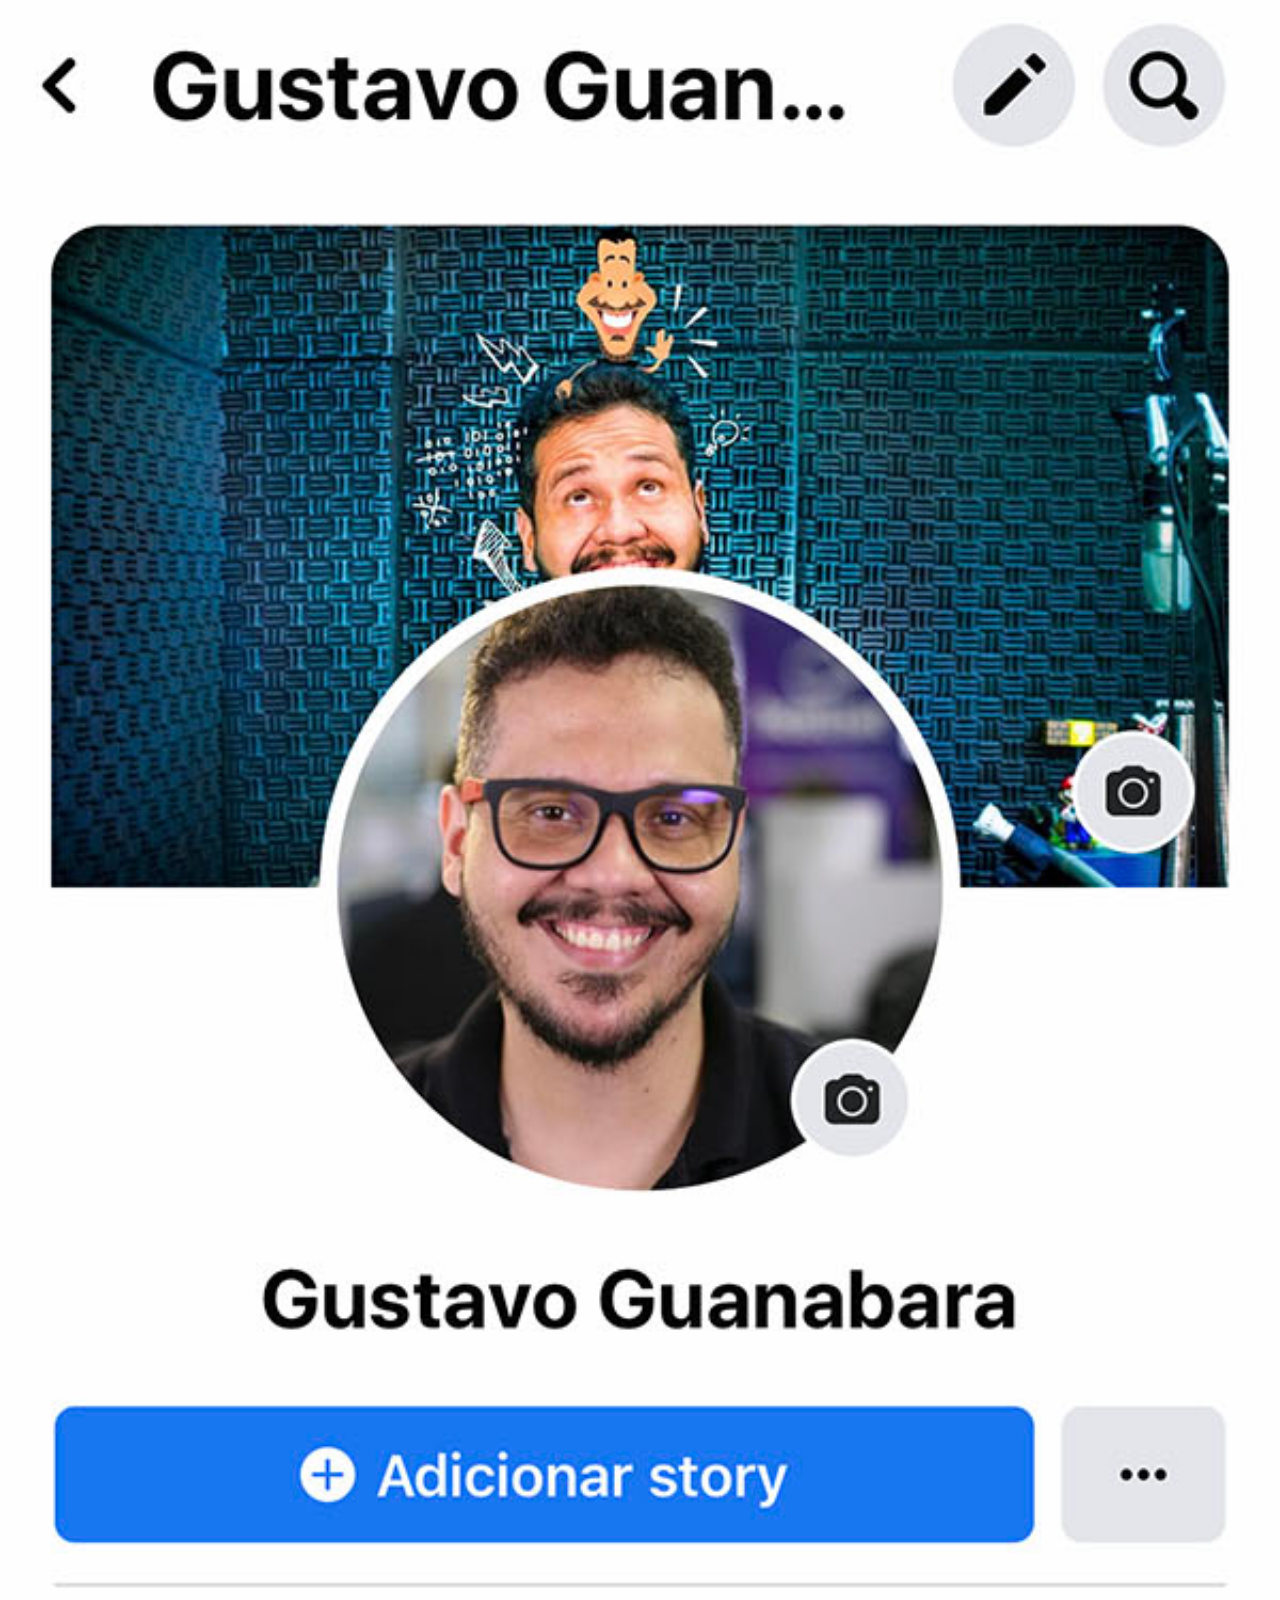
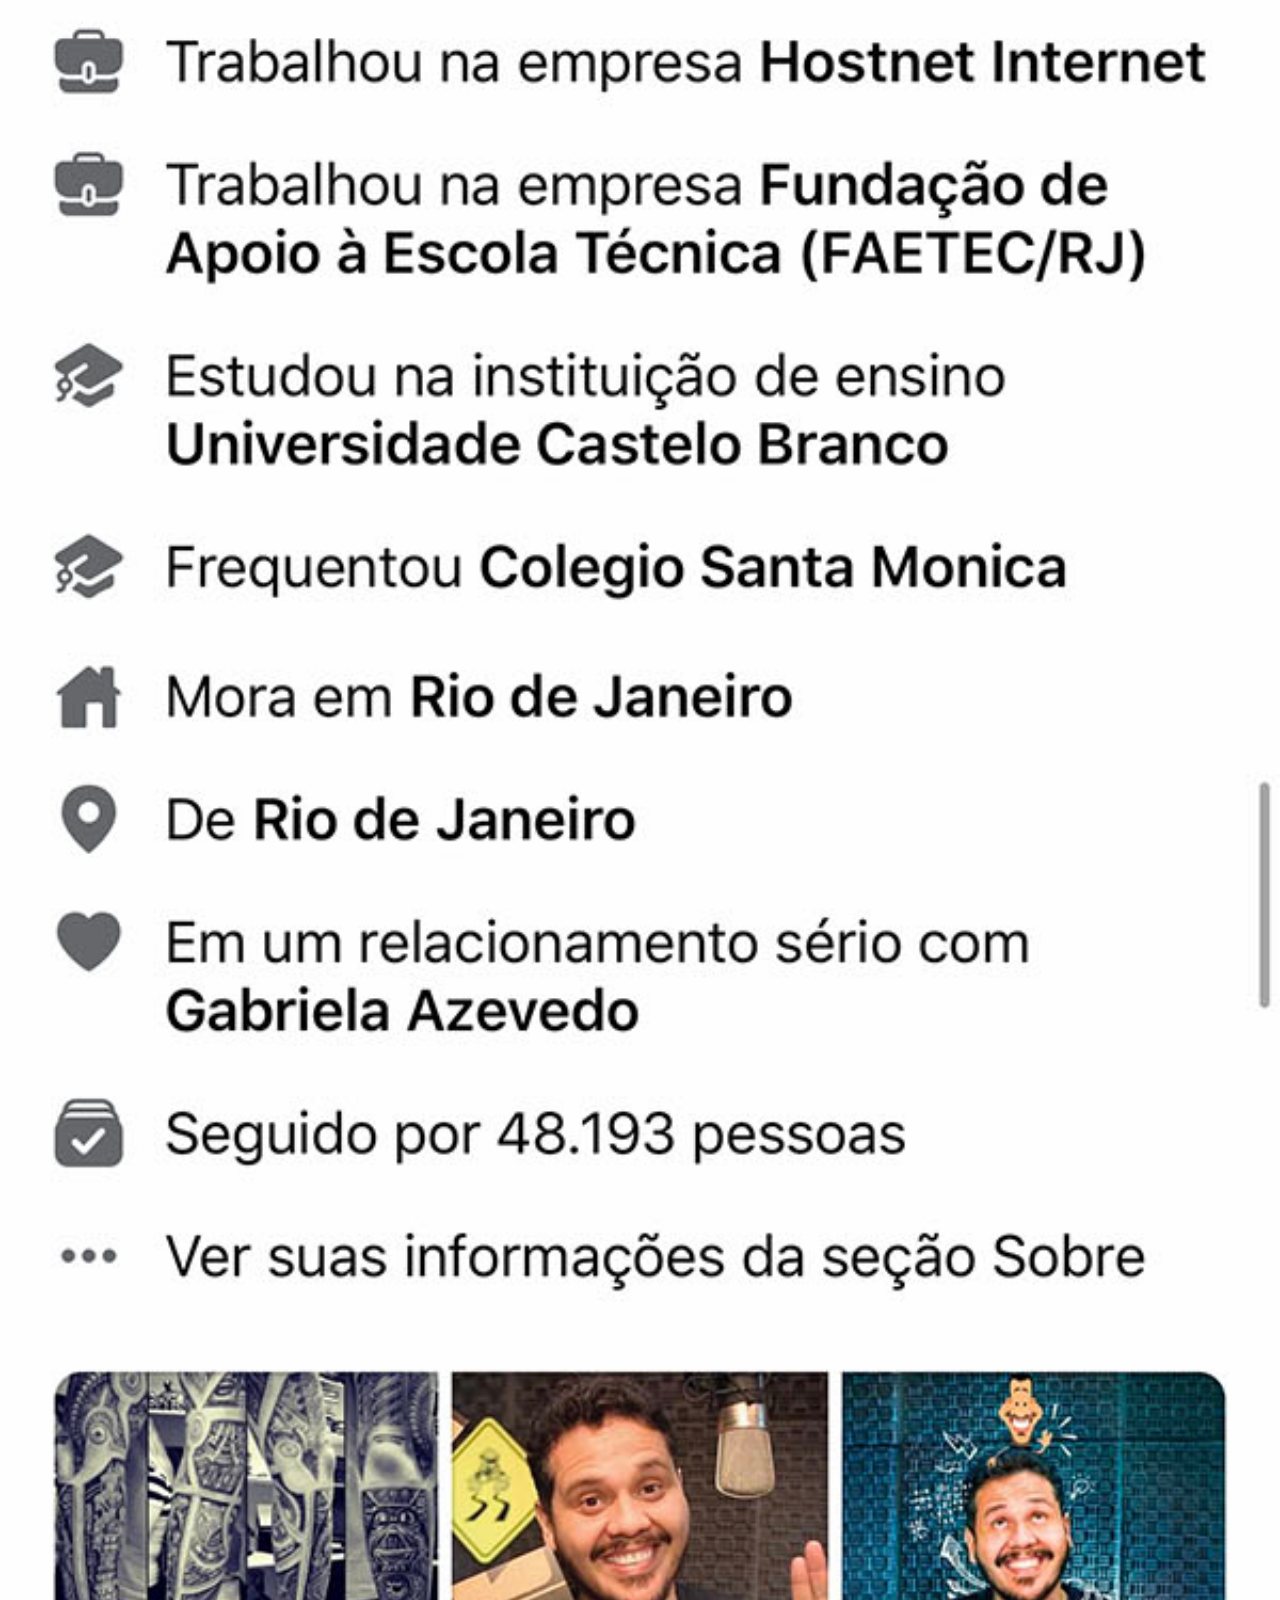
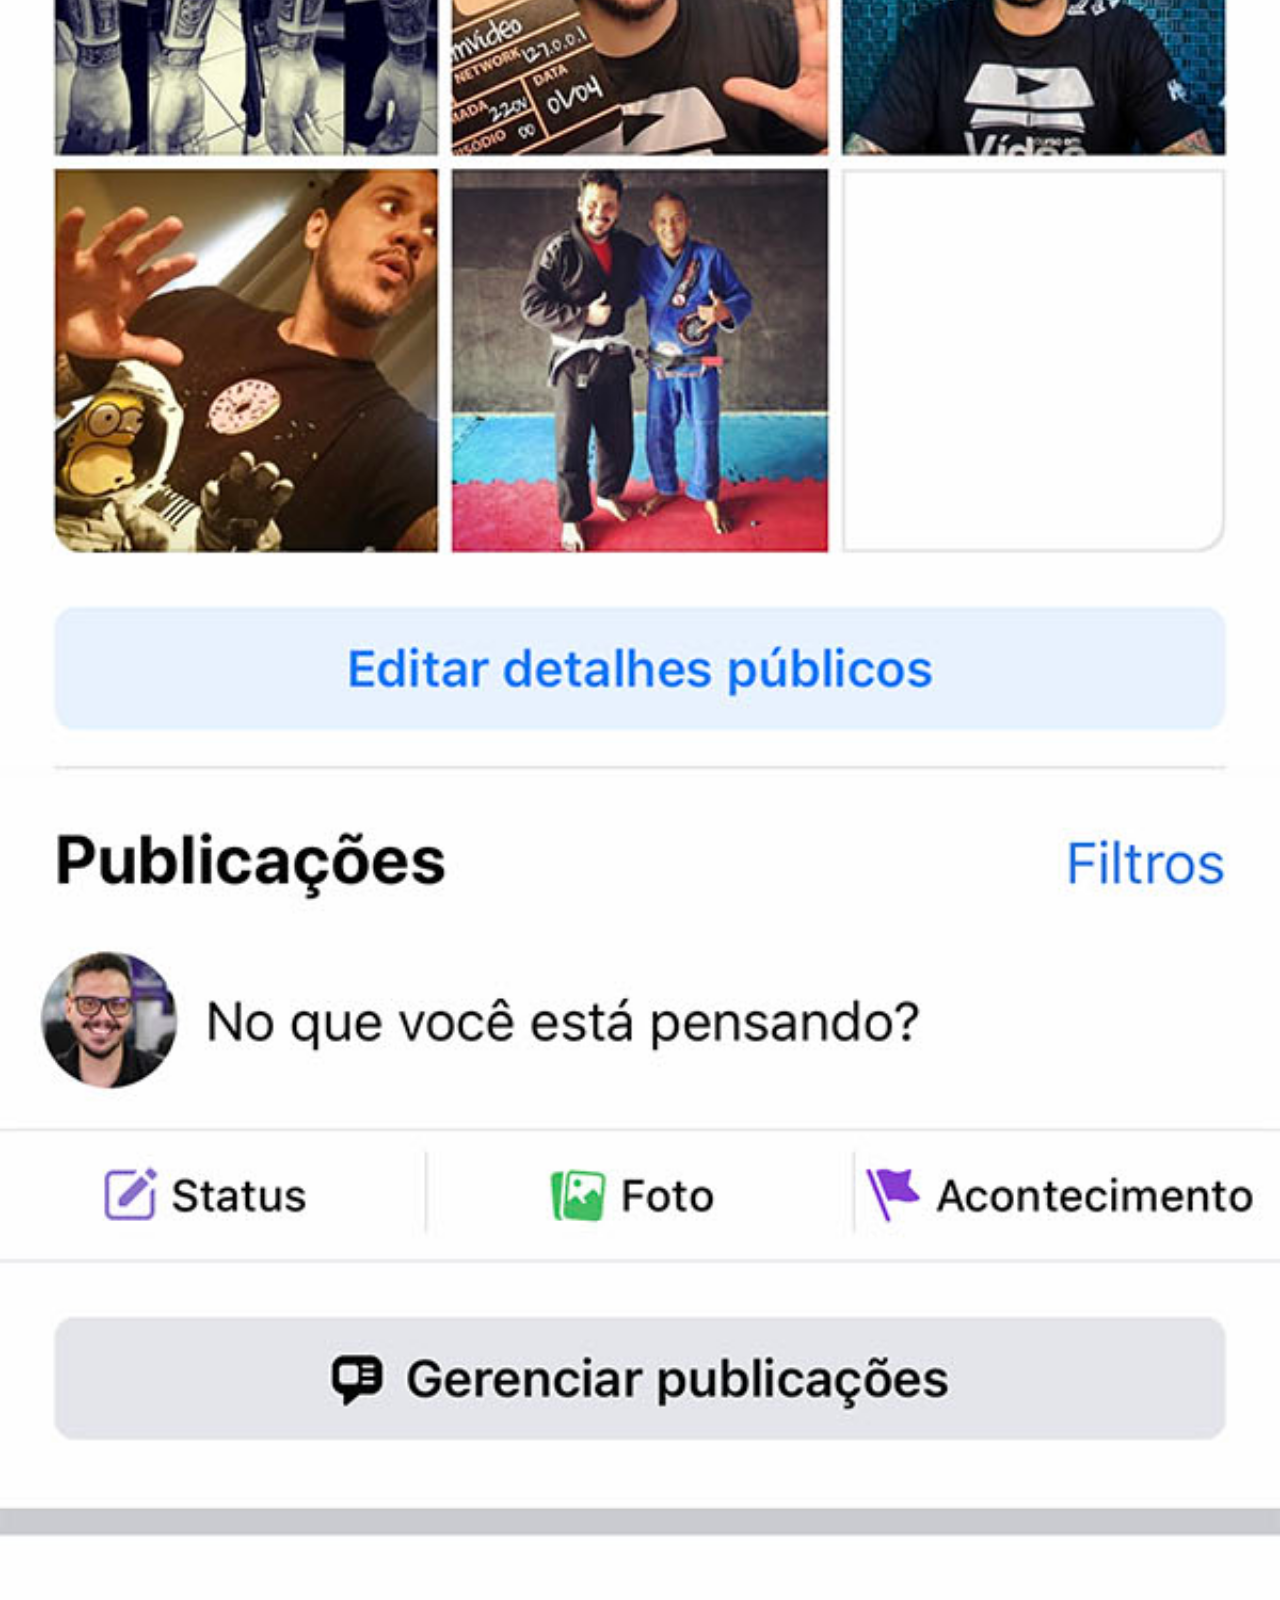
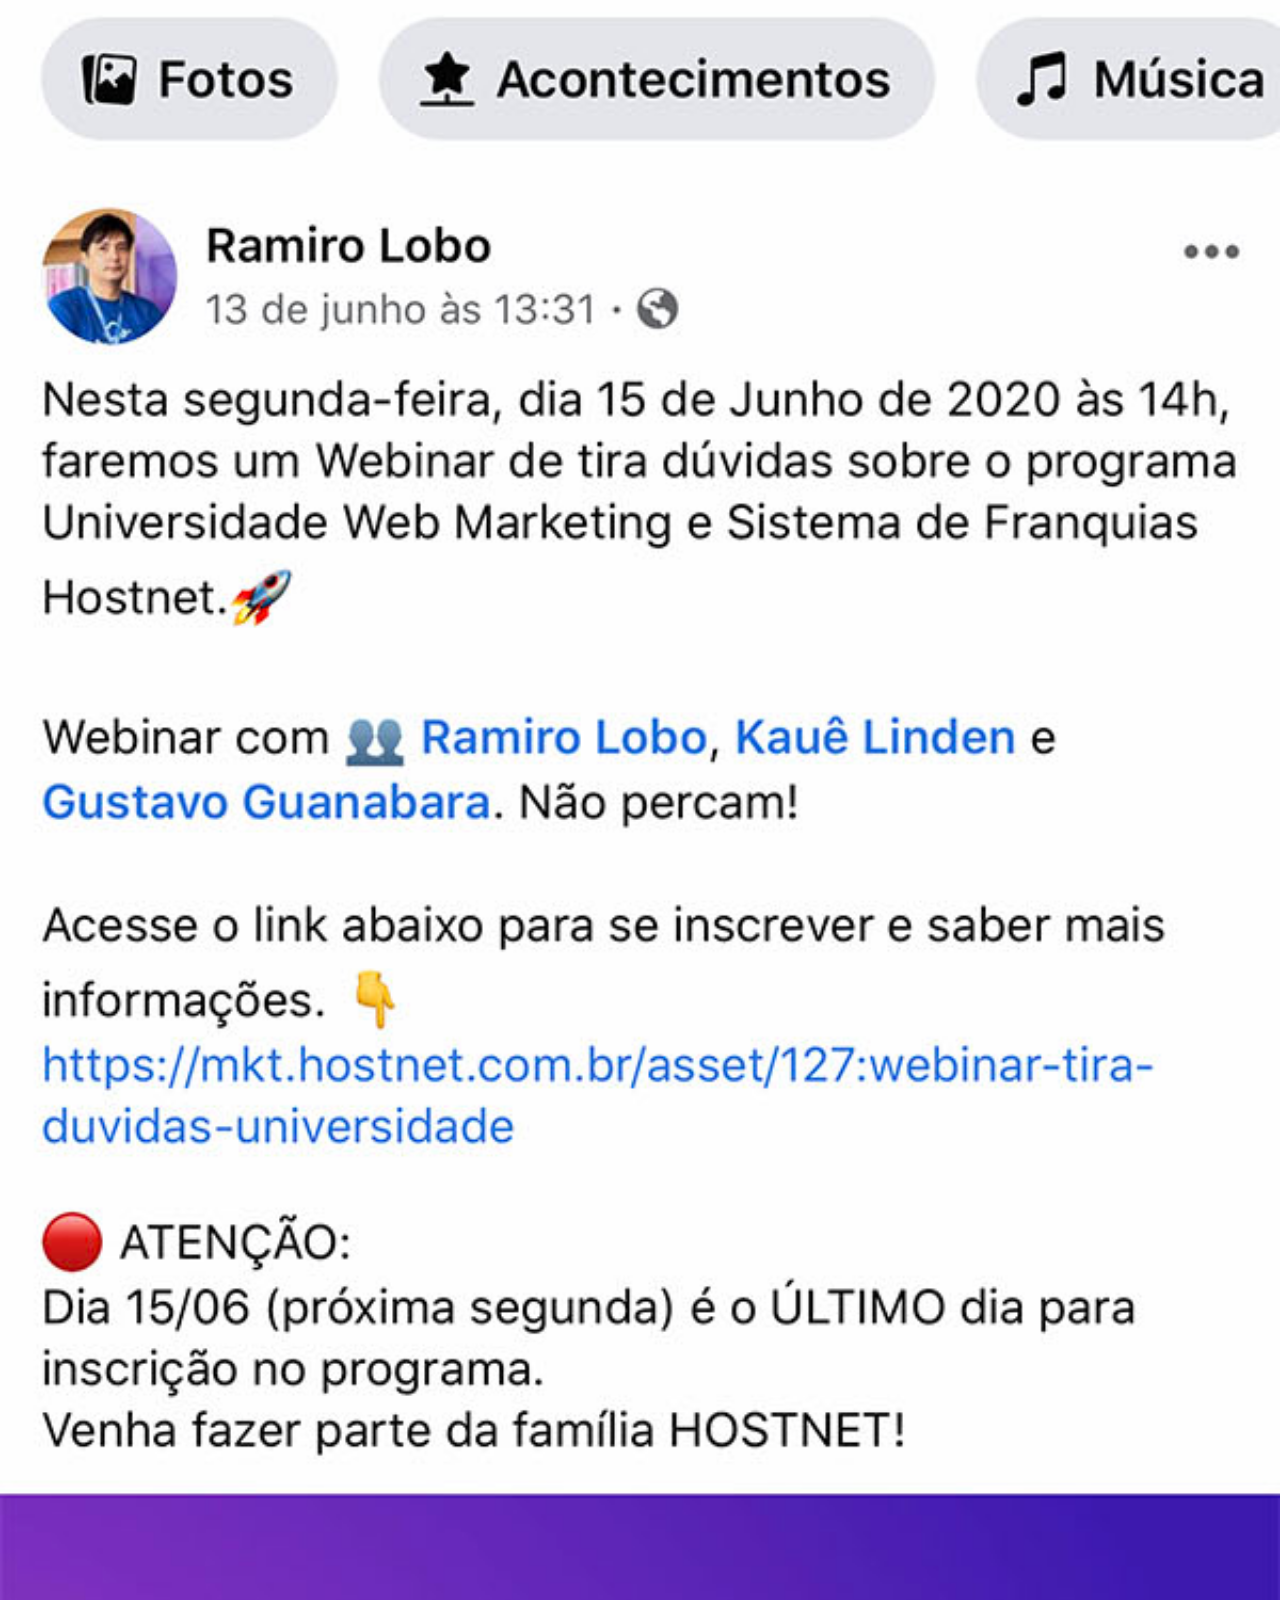
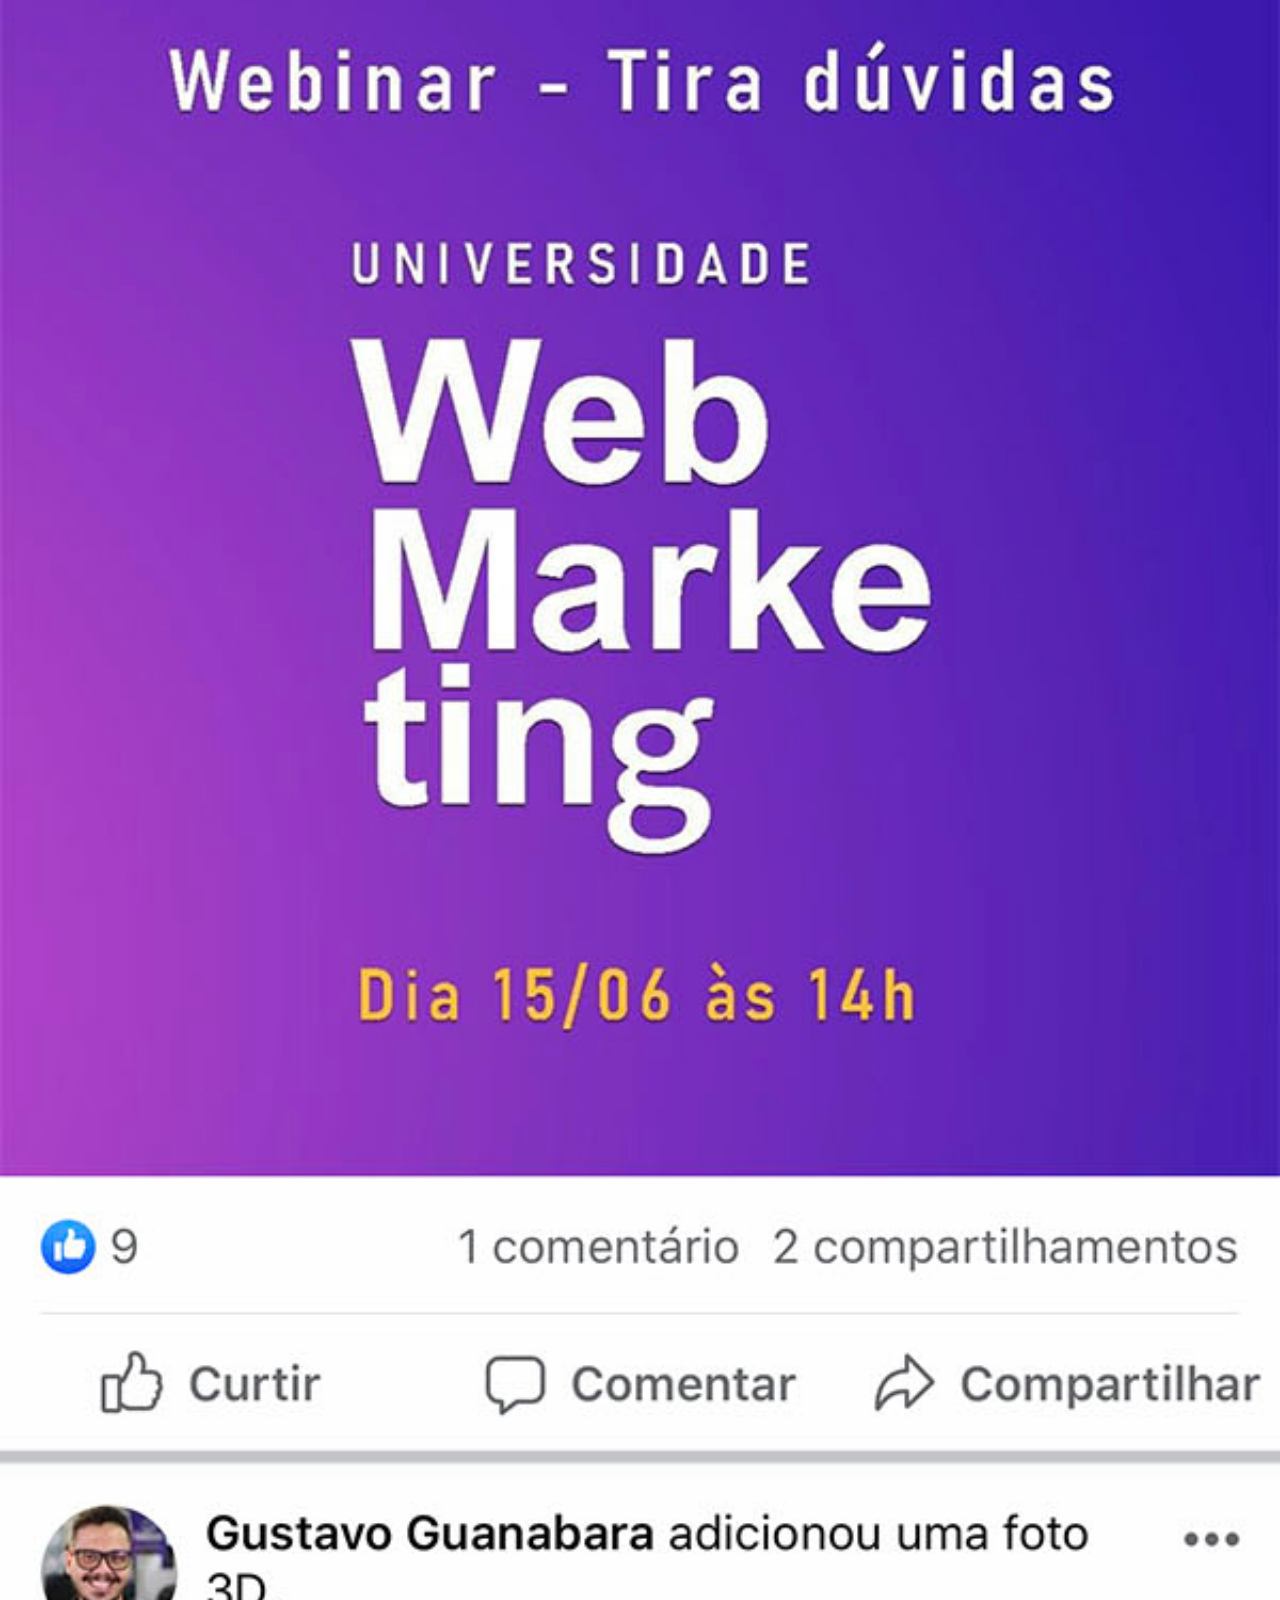
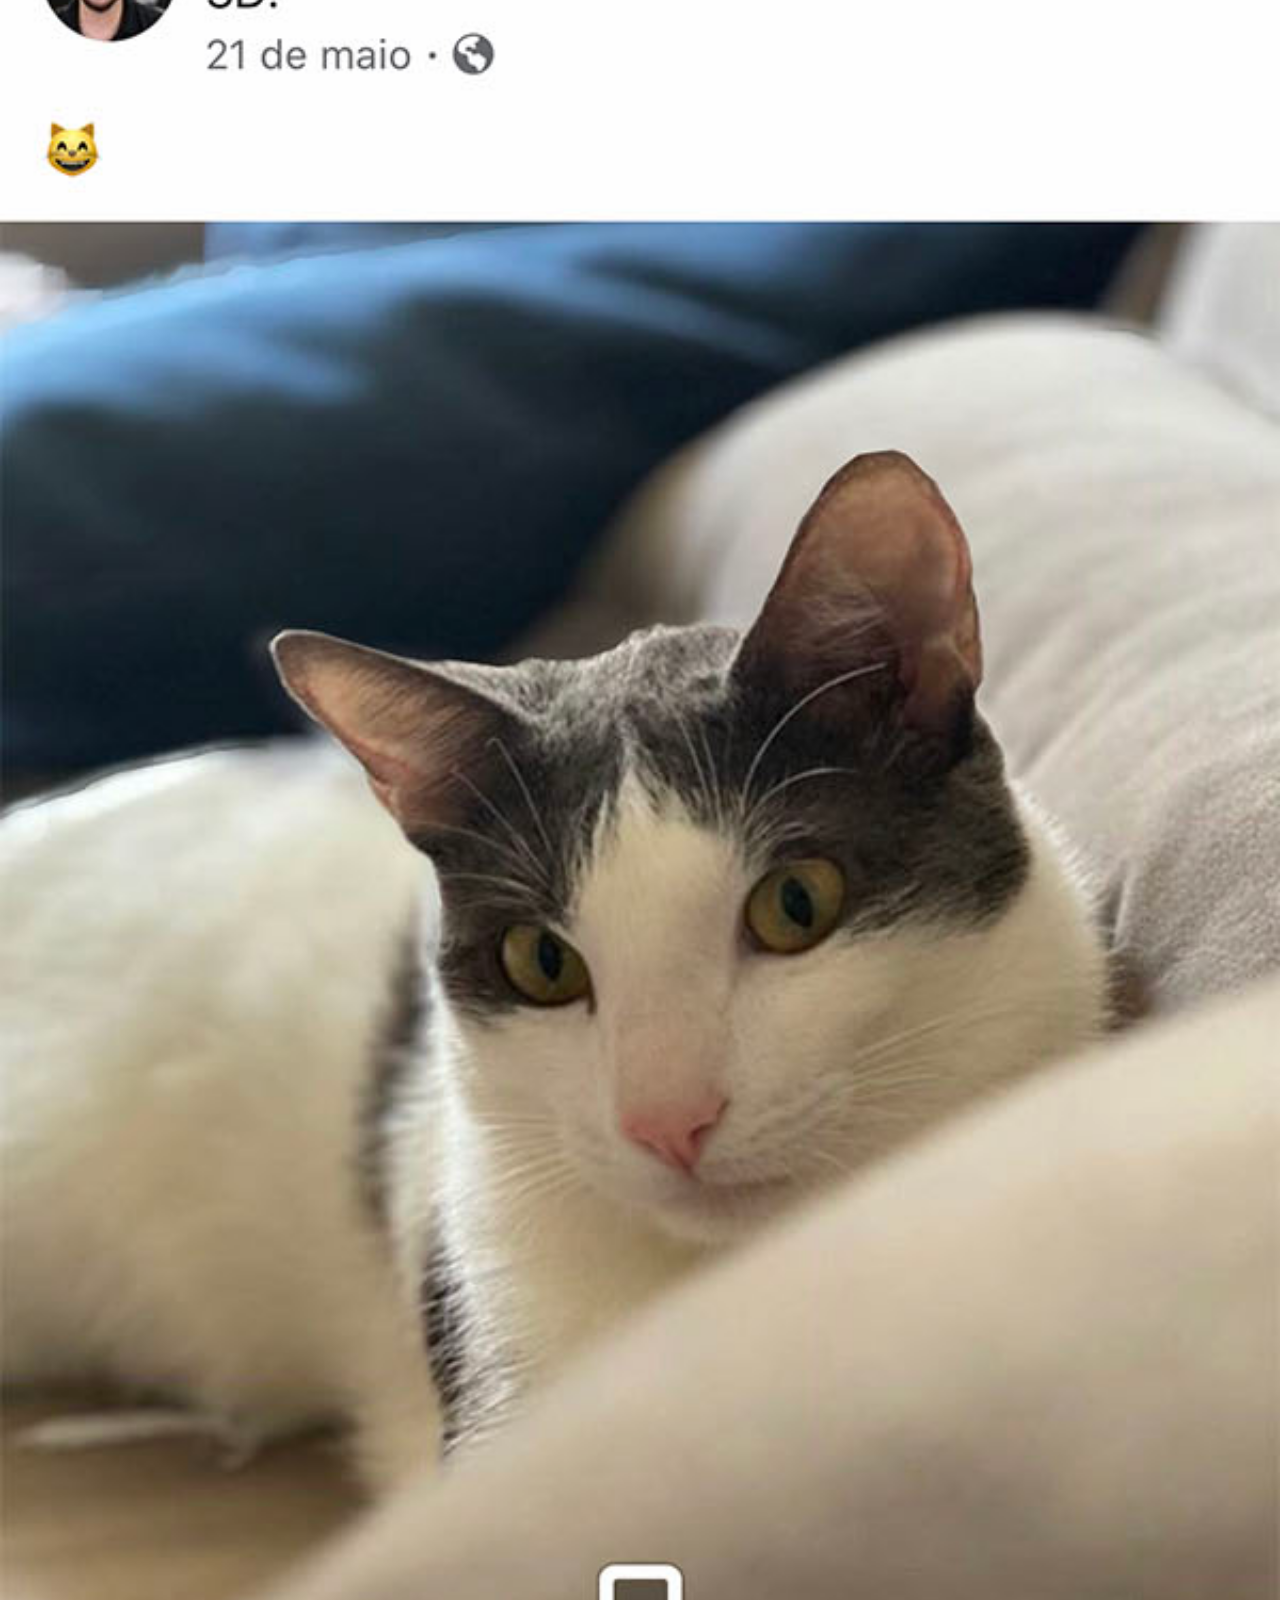
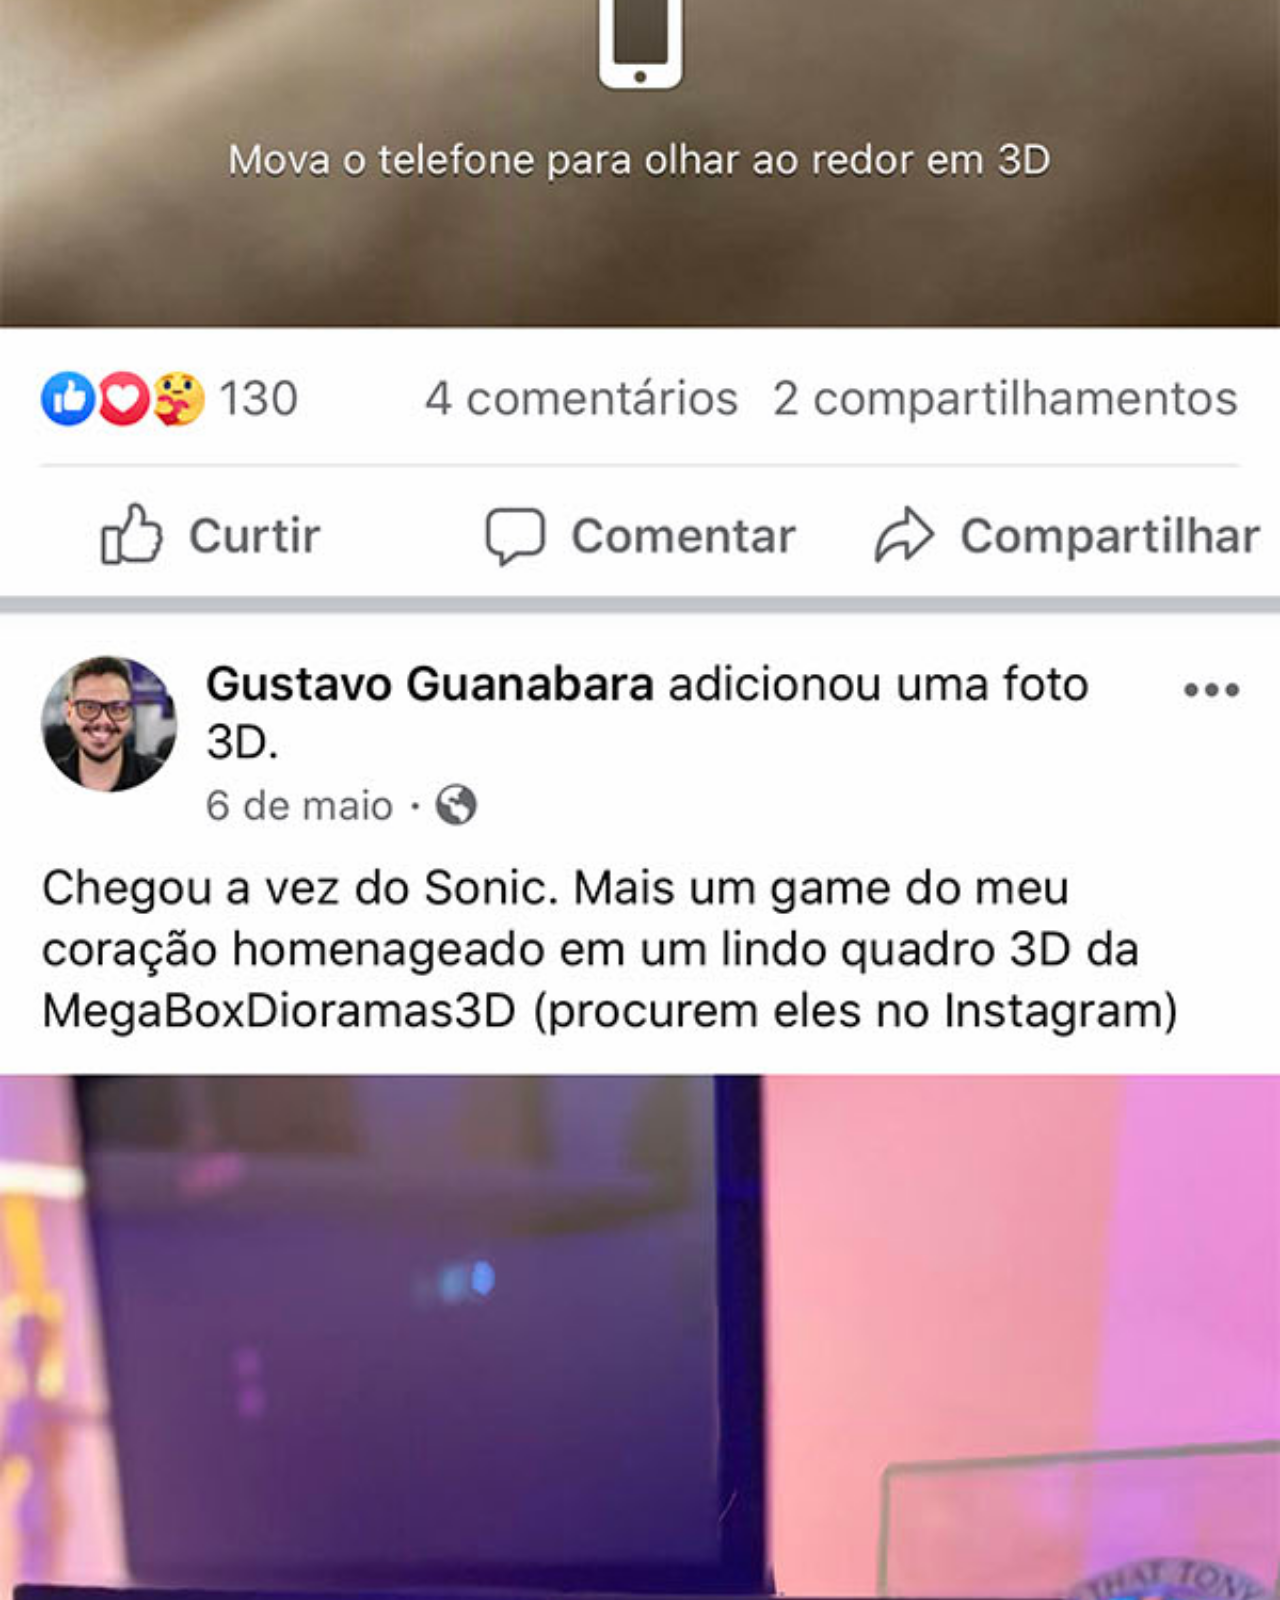
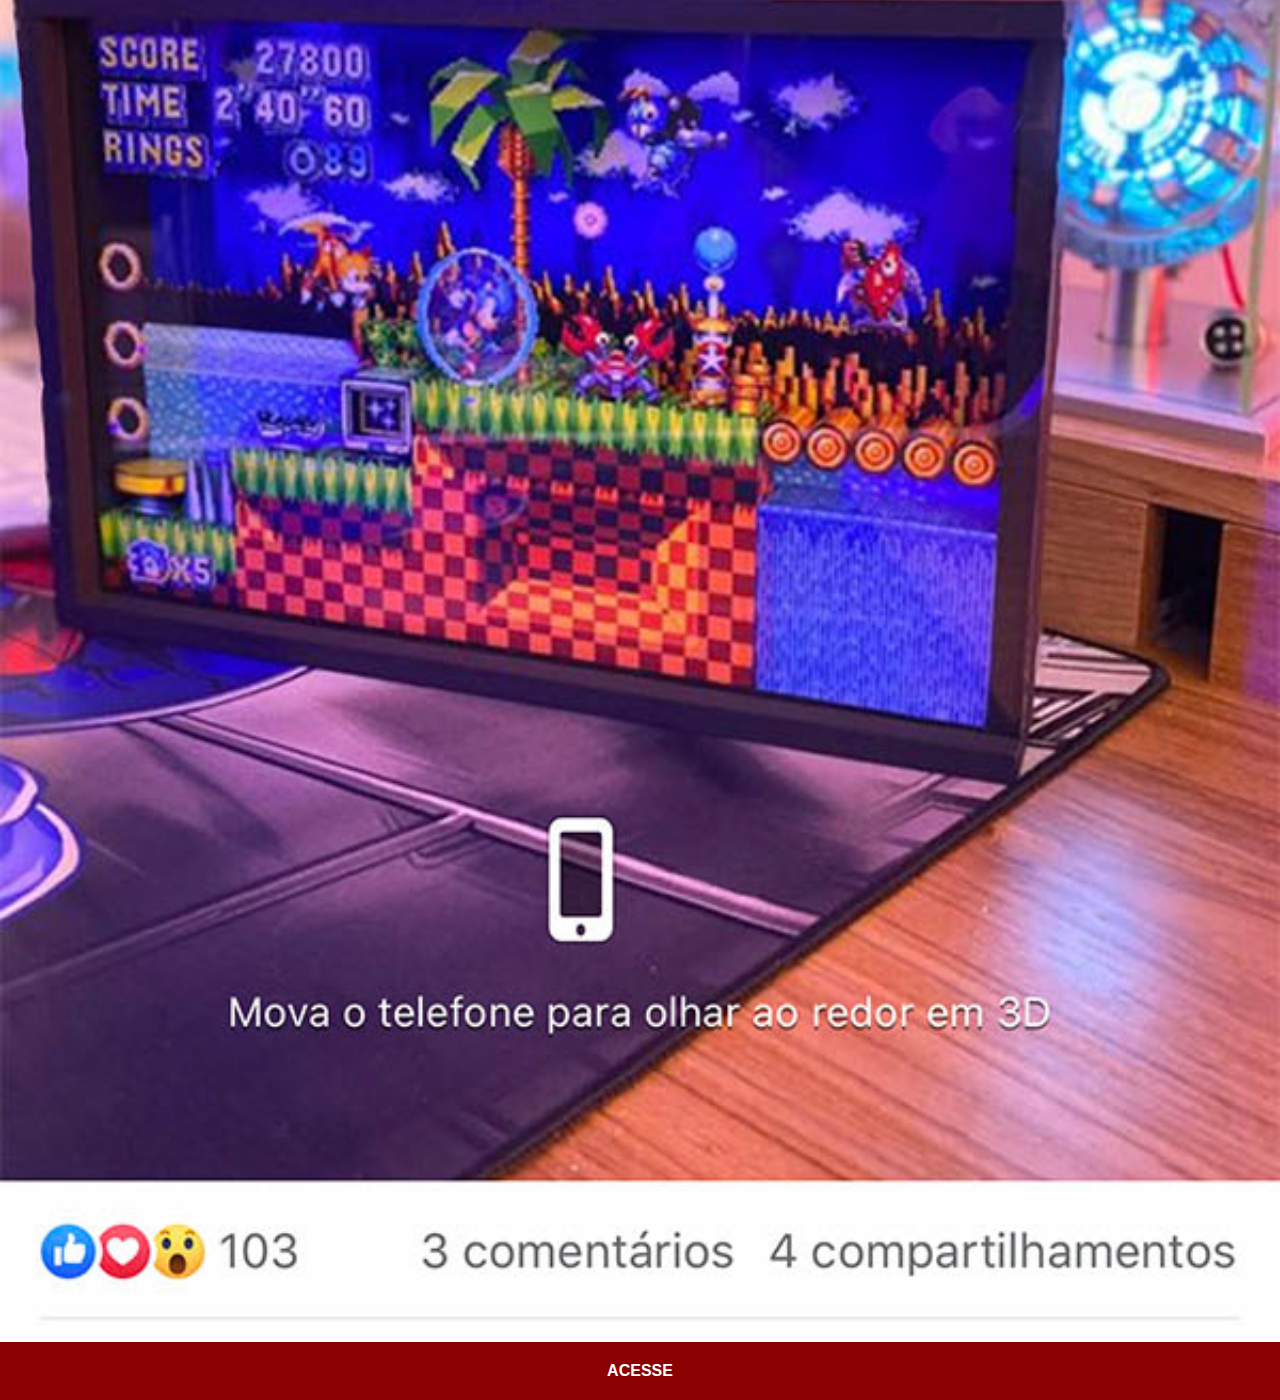
<file: facebook.html>
<!DOCTYPE html>
<html lang="pt-br">
<head>
    <meta charset="UTF-8">
    <meta name="viewport" content="width=device-width, initial-scale=1.0">
    <link rel="stylesheet" href="estilos/social.css">
    <title>Facebook</title>
</head>
<body>
    <img src="imagens/tela-facebook.jpg" alt="Facebook">
    <a href="https://www.facebook.com/gustavoguanabara/?locale=pt_BR" target="_blank">ACESSE</a>
</body>
</html>
</file>
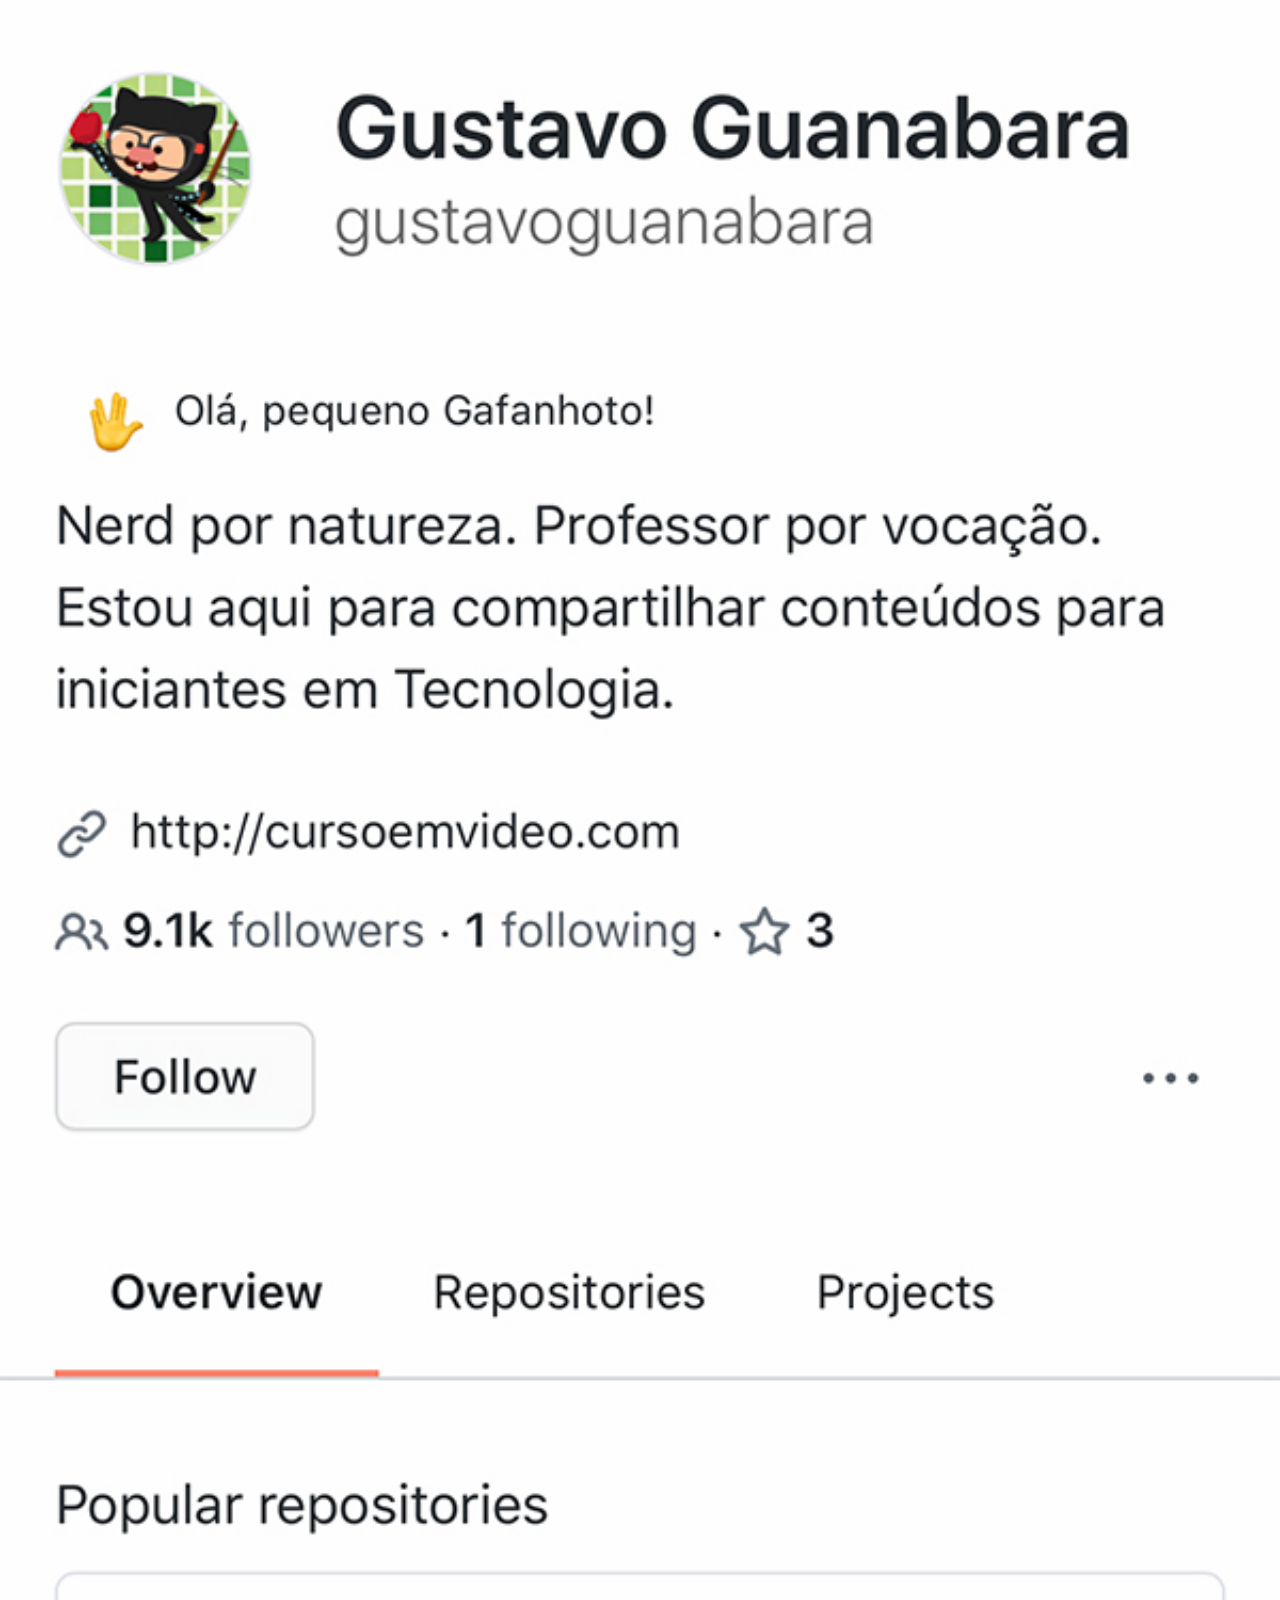
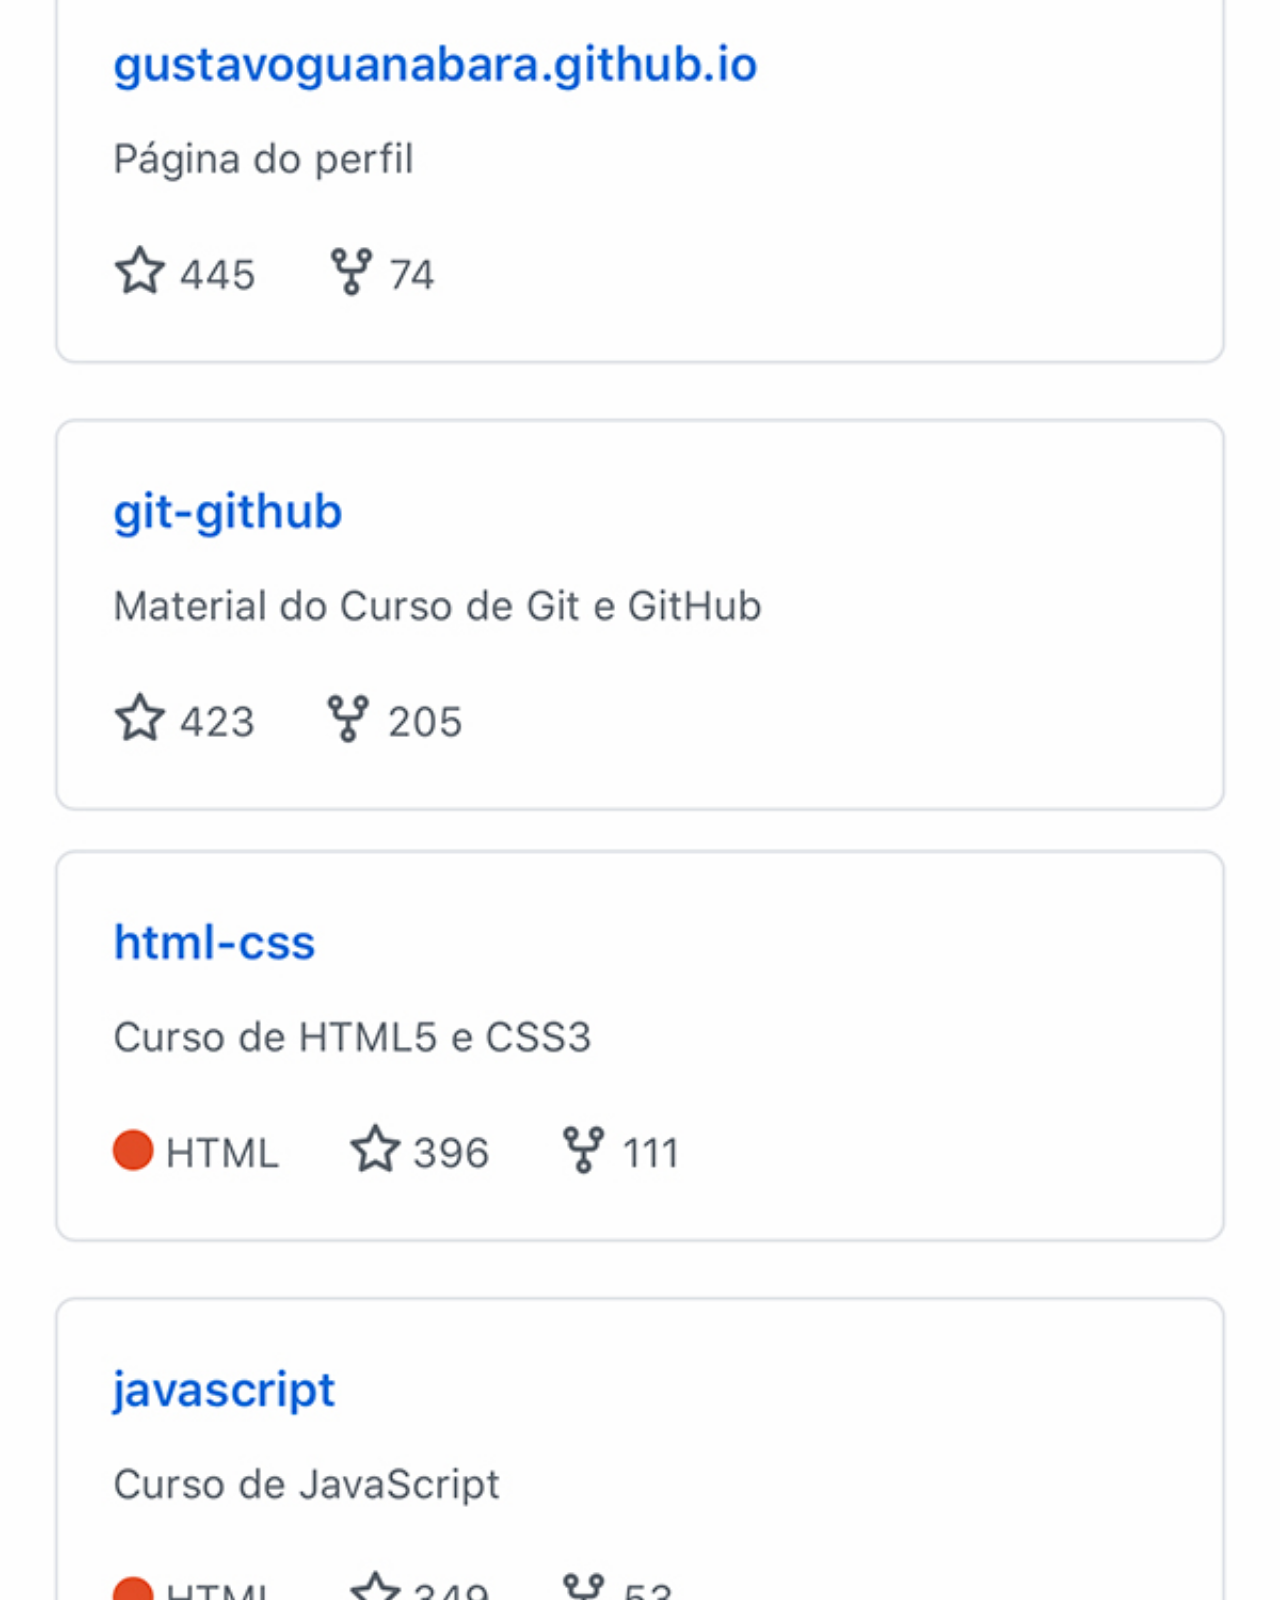
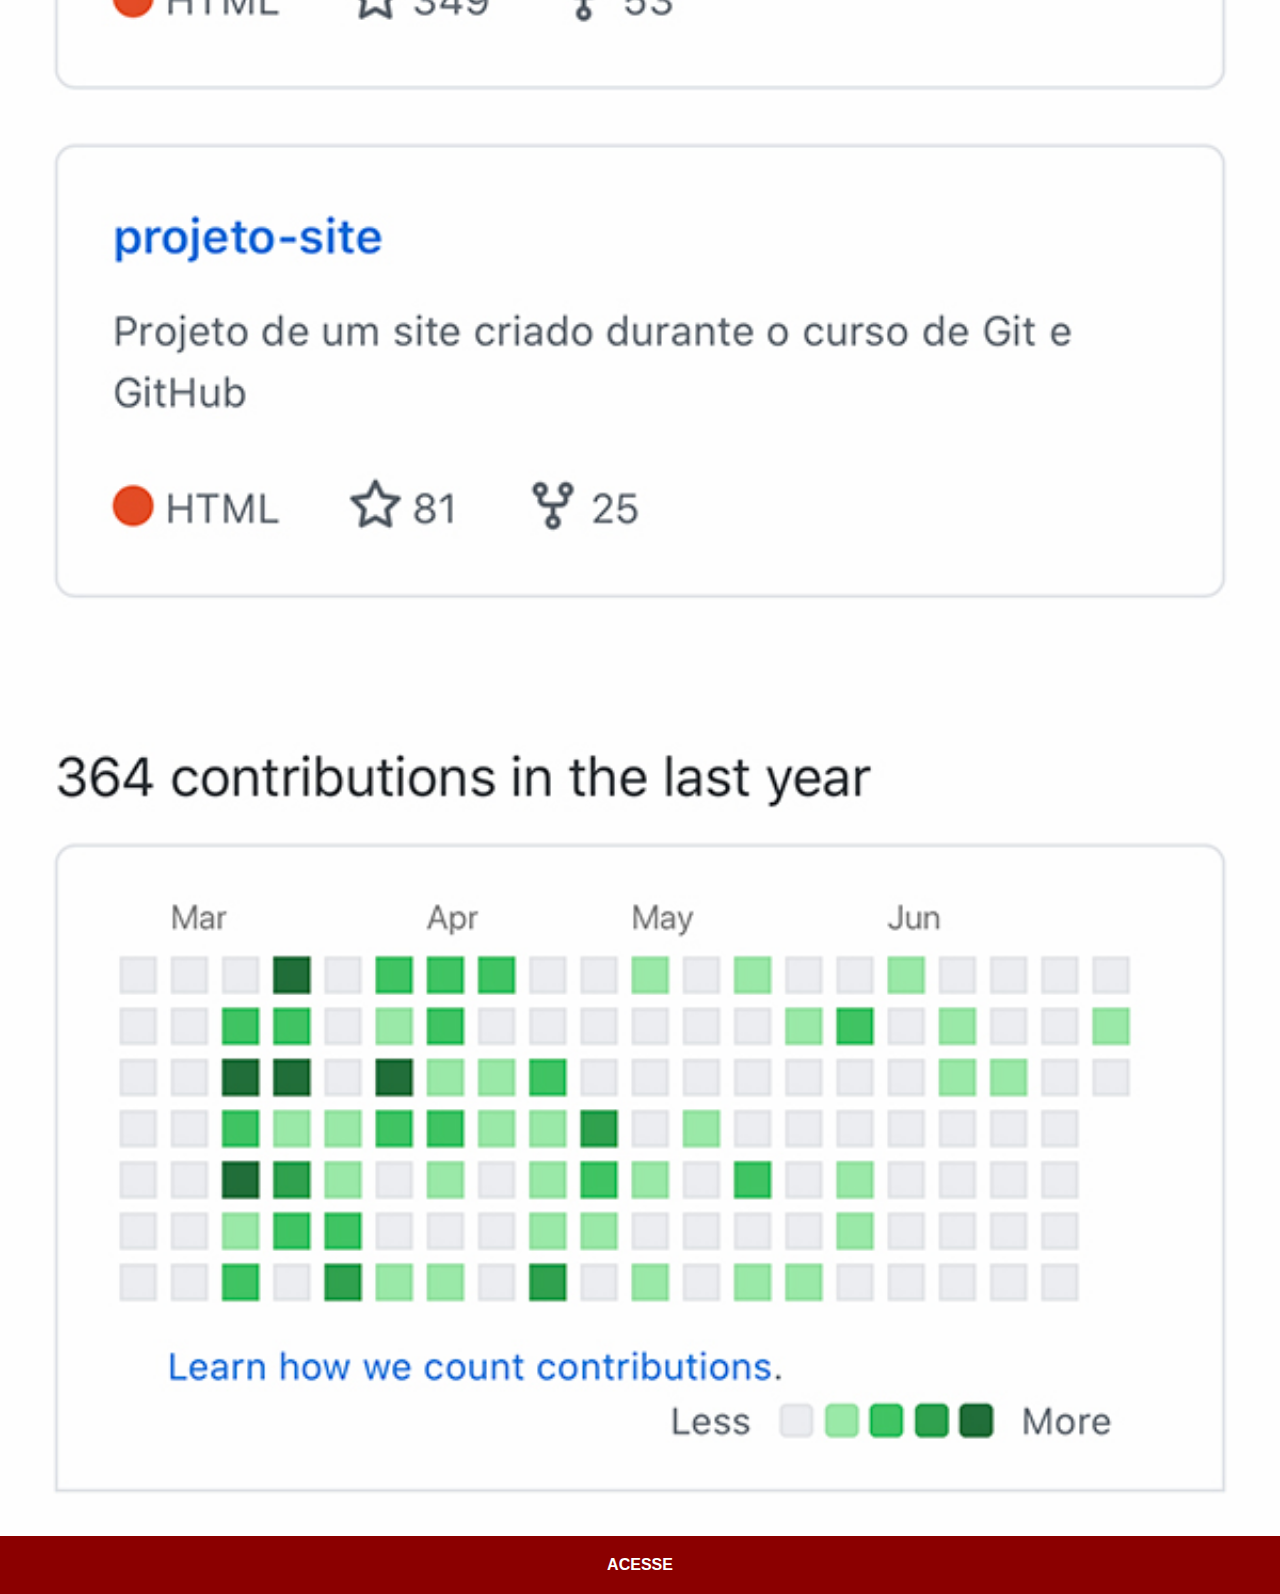
<file: github.html>
<!DOCTYPE html>
<html lang="pt-br">
<head>
    <meta charset="UTF-8">
    <meta name="viewport" content="width=device-width, initial-scale=1.0">
    <title>GitHub</title>
    <link rel="stylesheet" href="estilos/social.css">
</head>
<body>
    <img src="imagens/tela-github.jpg" alt="GitHub">
    <a href="https://github.com/professorguanabara" target="_blank">ACESSE</a>
</body>
</html>
</file>
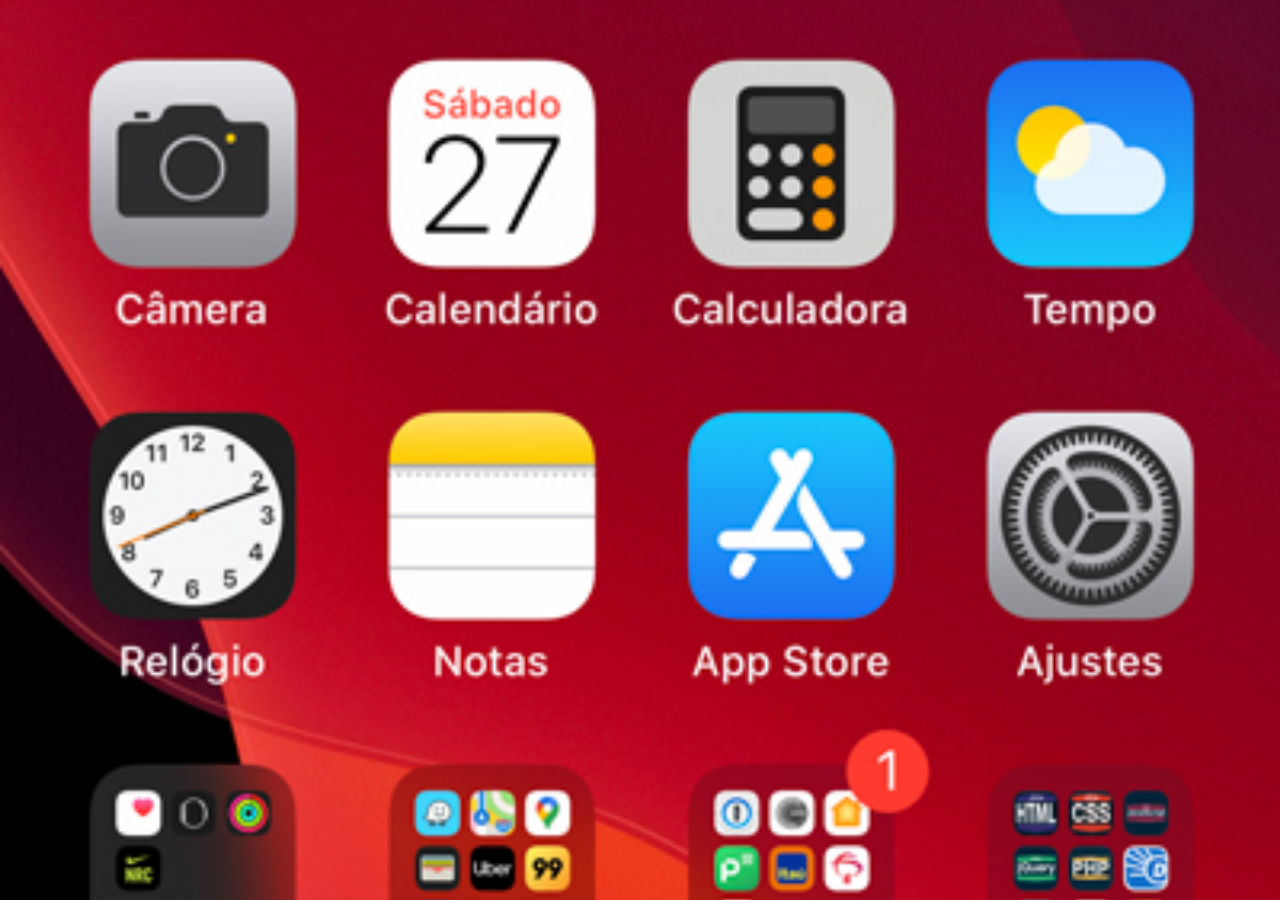
<file: home.html>
<!DOCTYPE html>
<html lang="pt-br">
<head>
    <meta charset="UTF-8">
    <meta name="viewport" content="width=device-width, initial-scale=1.0">
    <title>Home</title>
</head>
<style>
    * {
        margin: 0px;
        padding: 0px;
    }

    body {
        width: 100vw;
        height: 100vh;
        background: black url('imagens/tela-home.jpg') no-repeat top center;
        background-size: cover;
    }
</style>
<body>
    
</body>
</html>
</file>
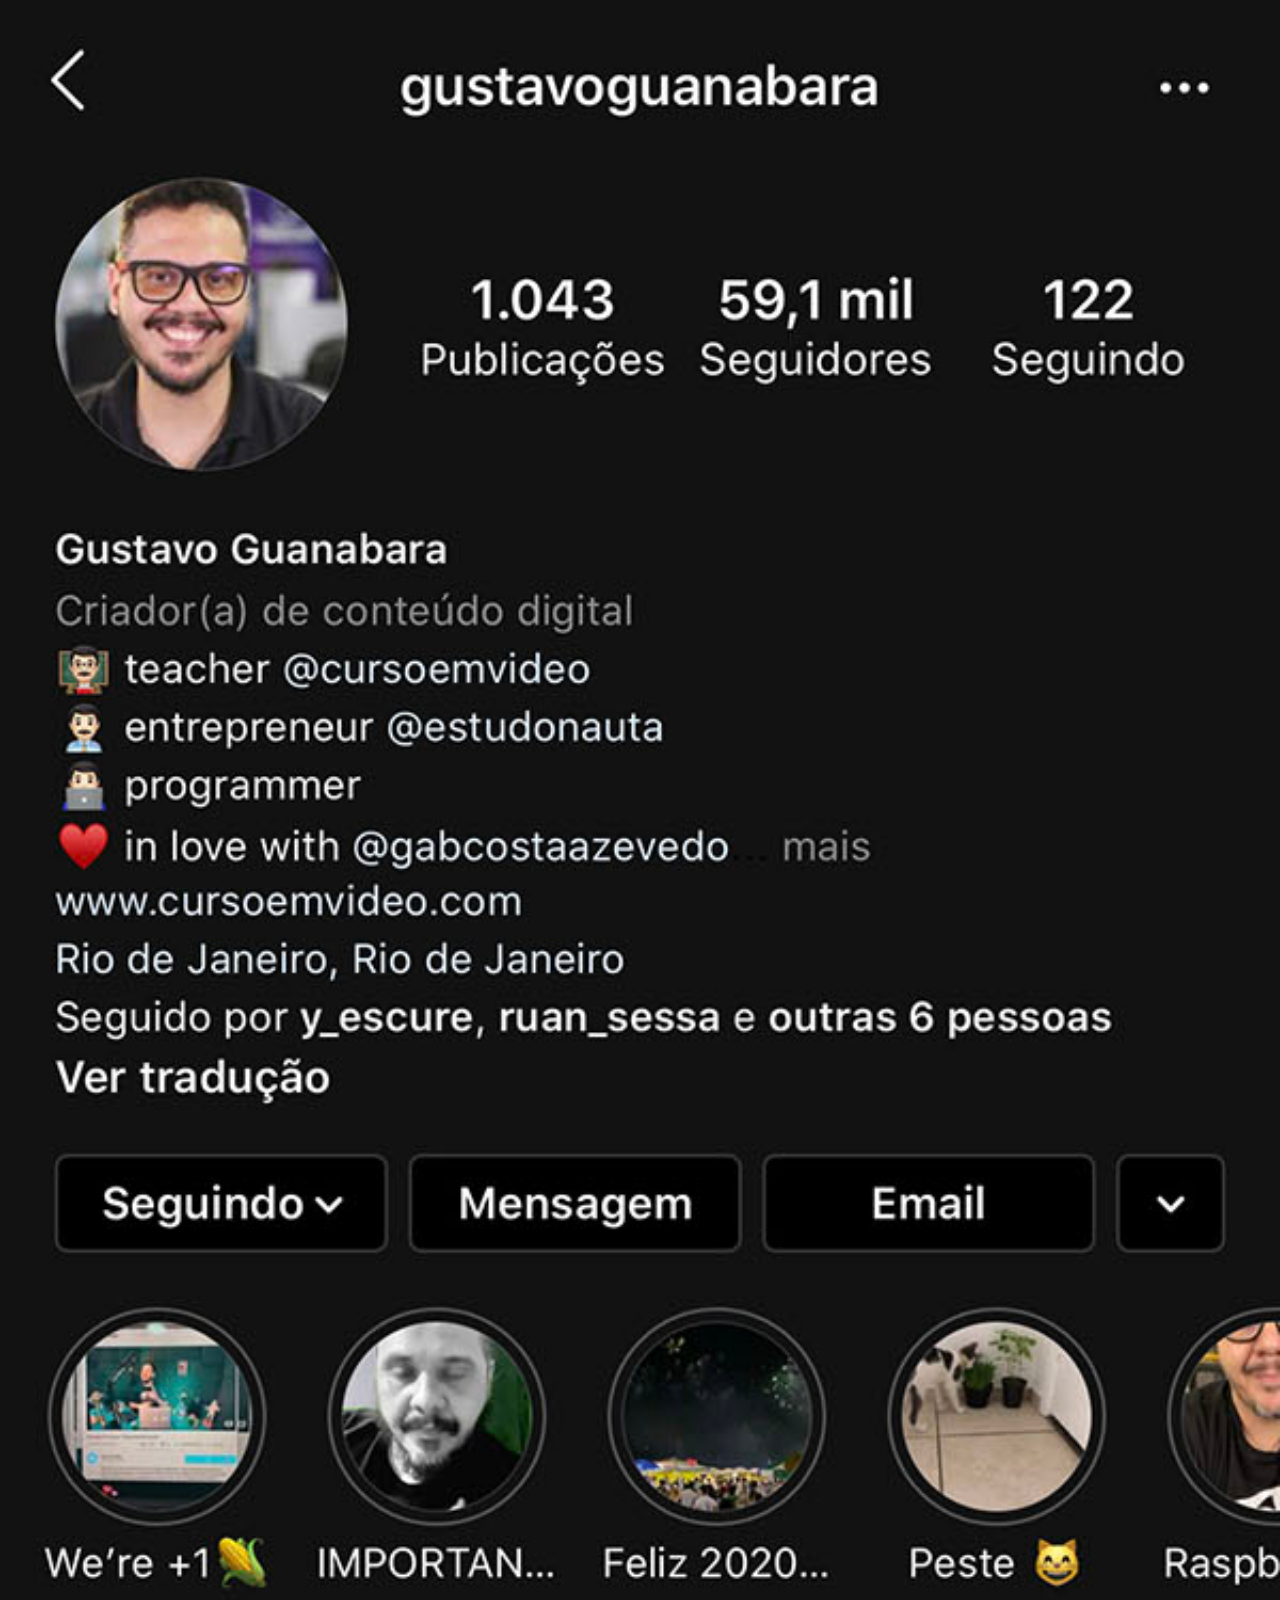
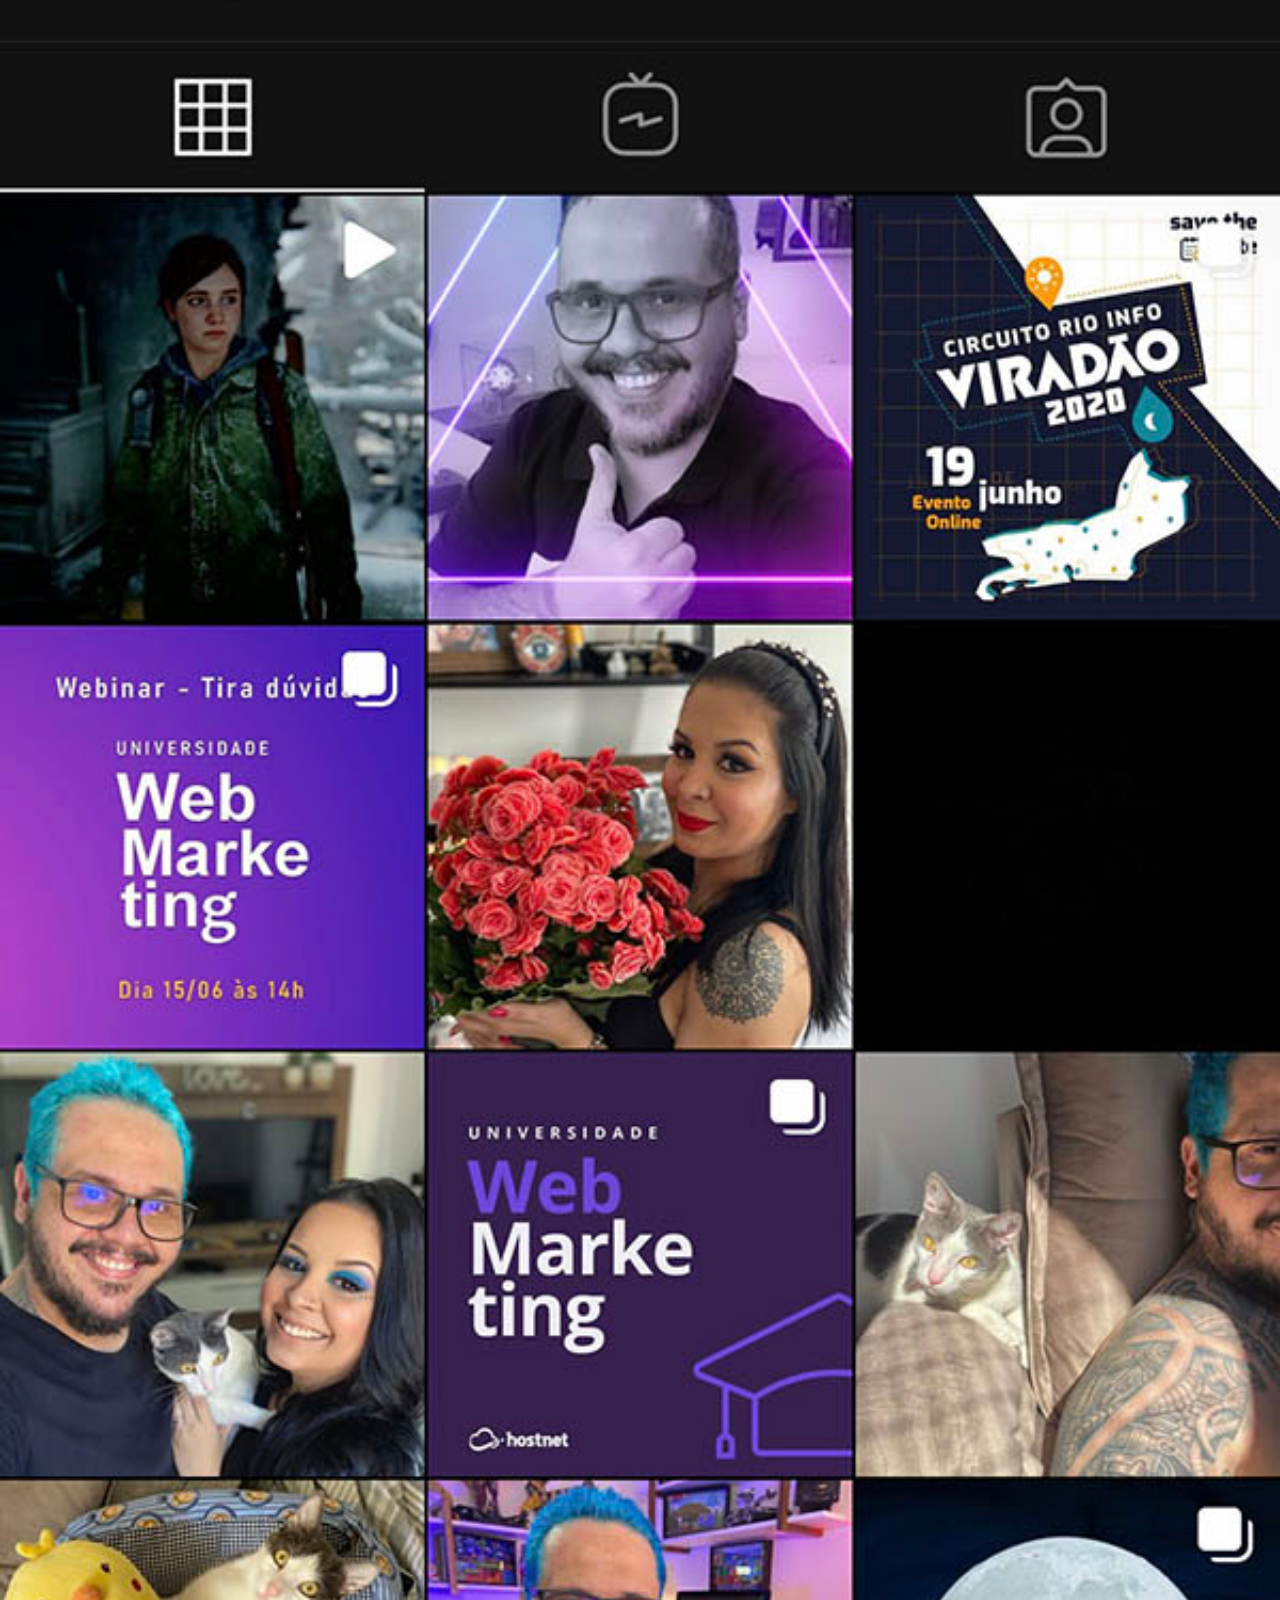
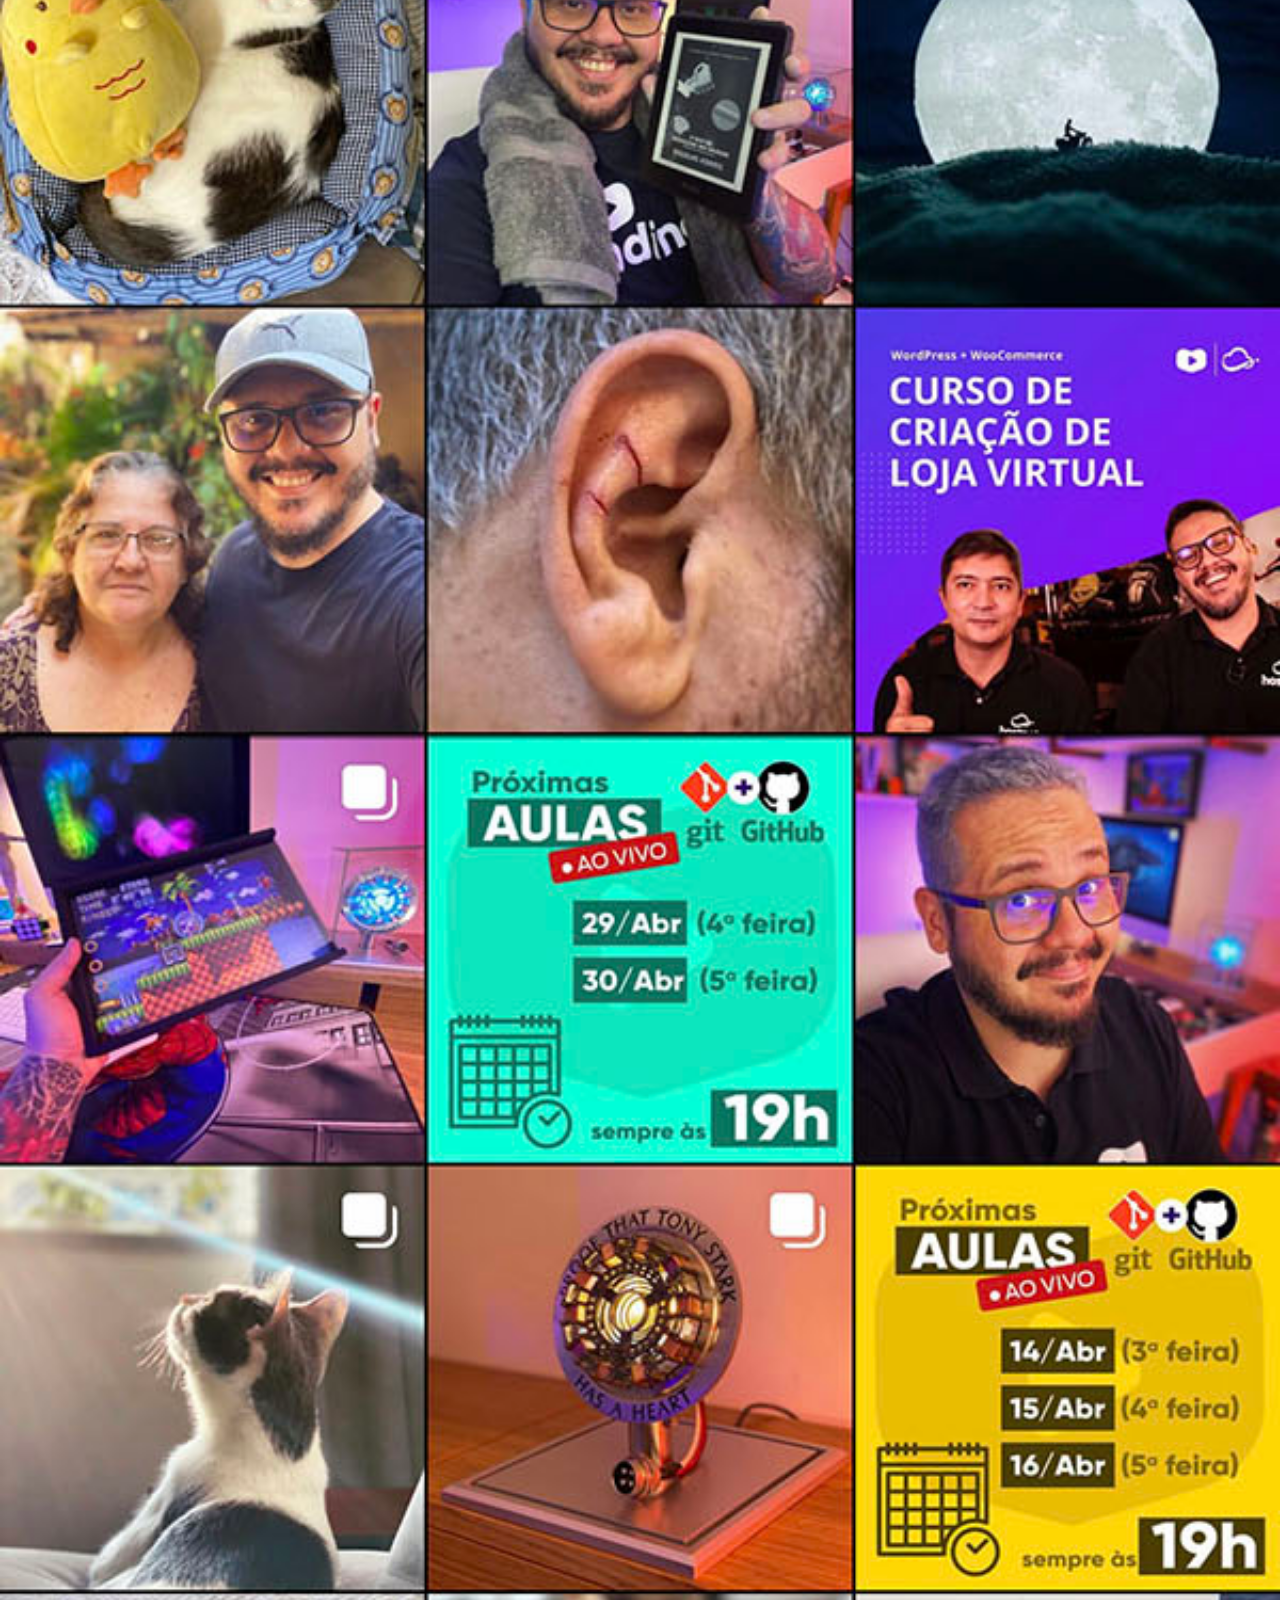
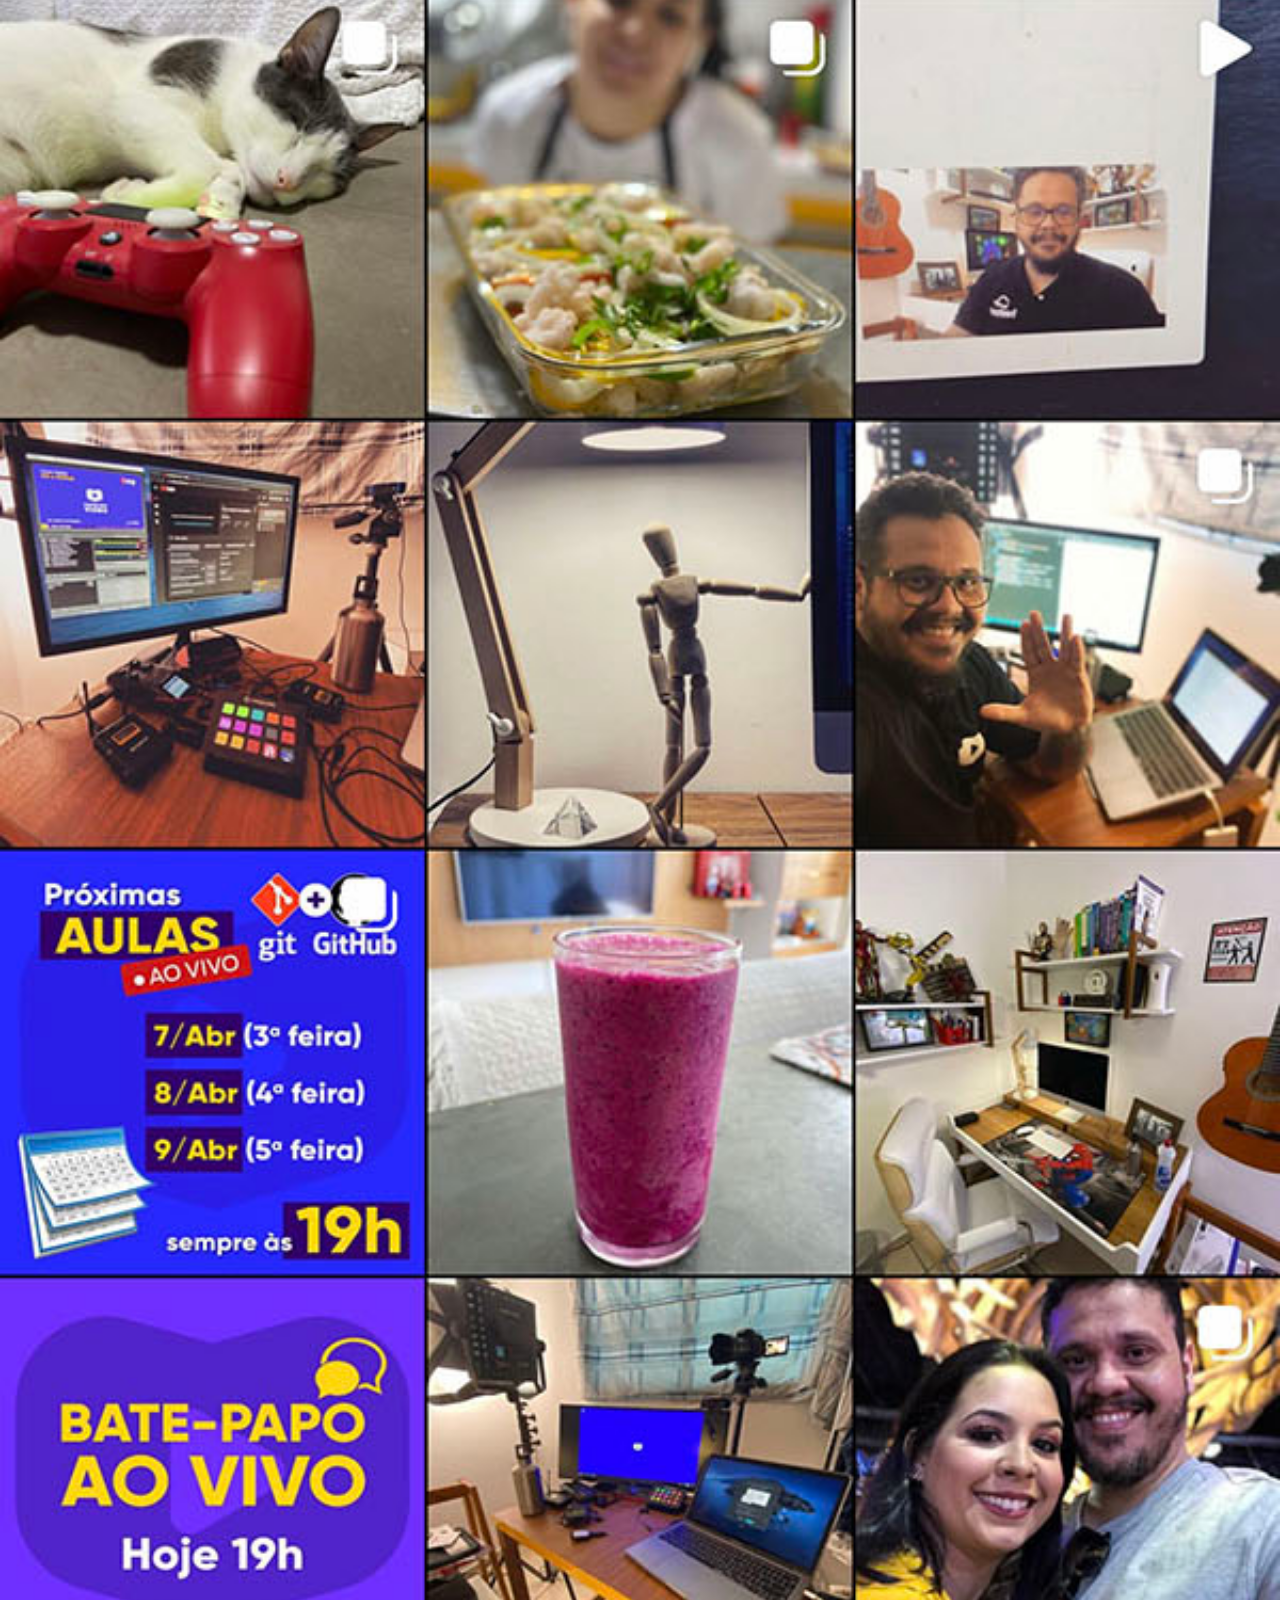
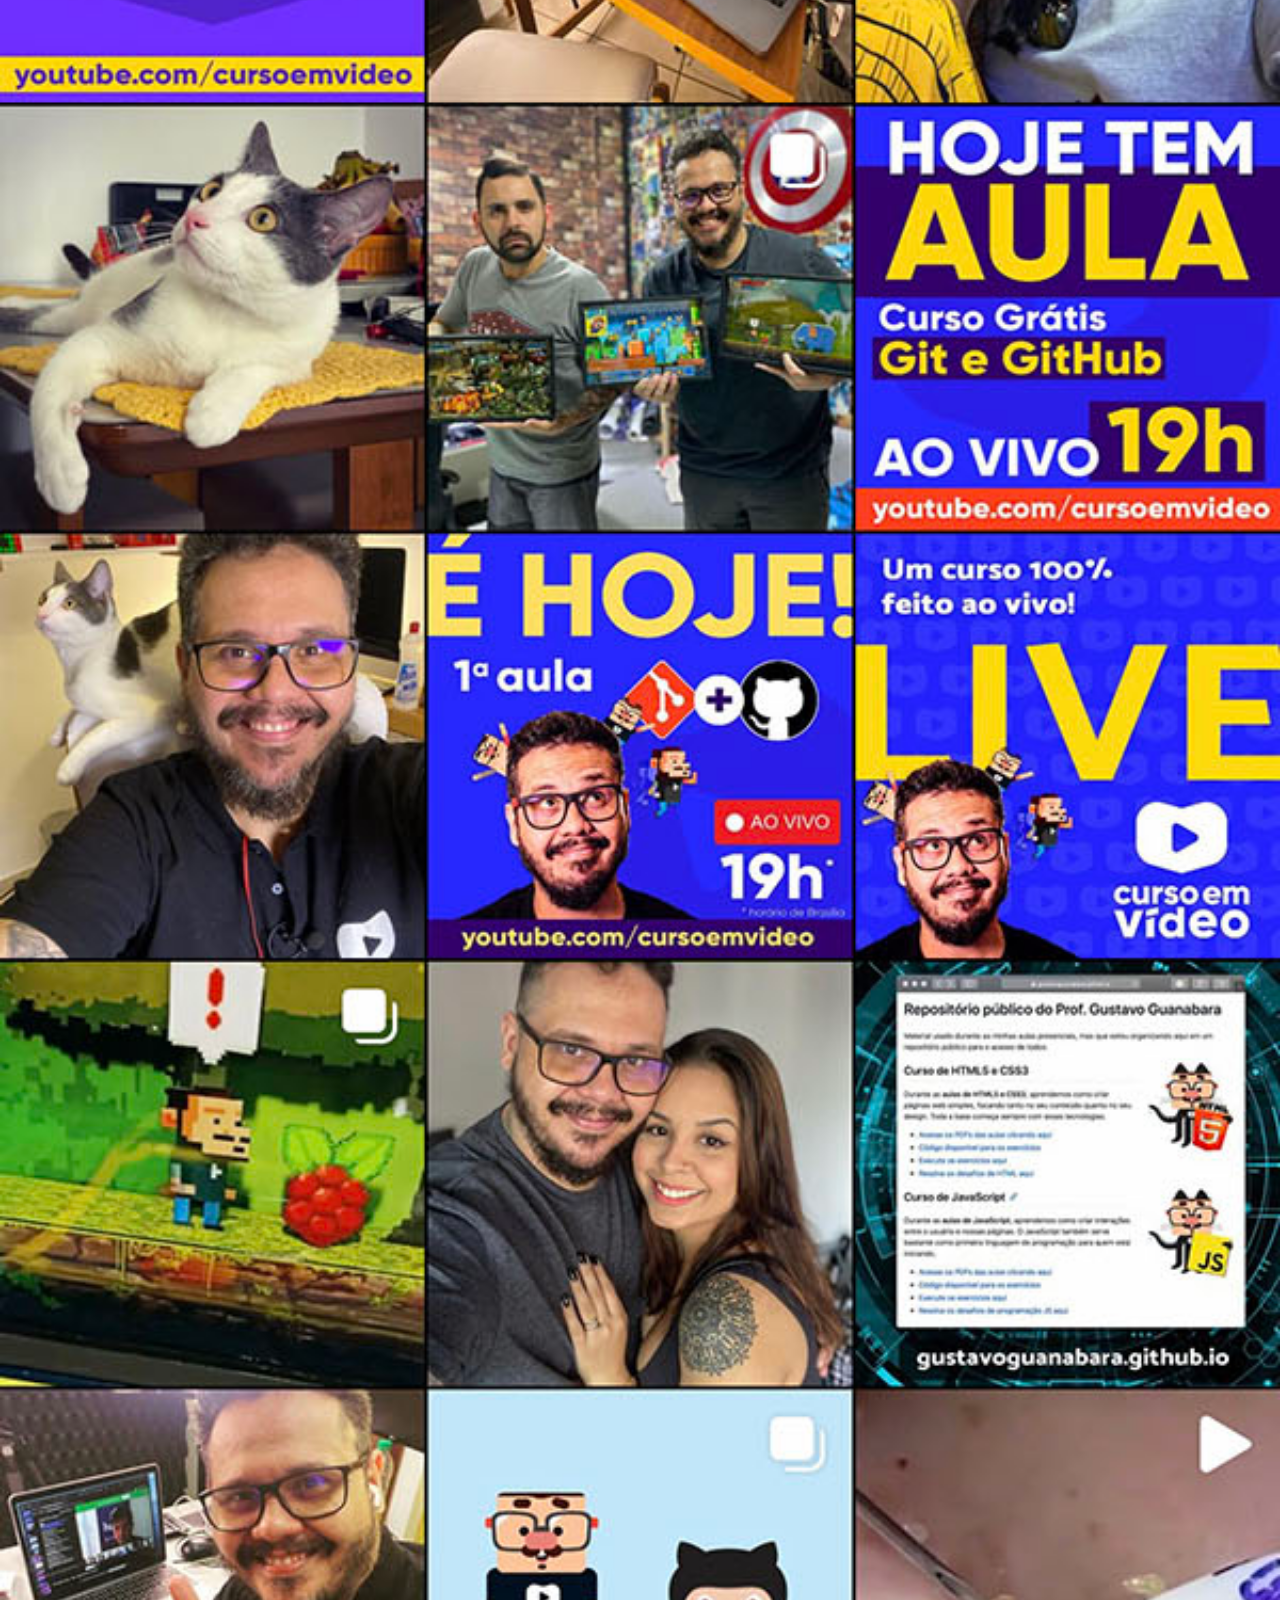
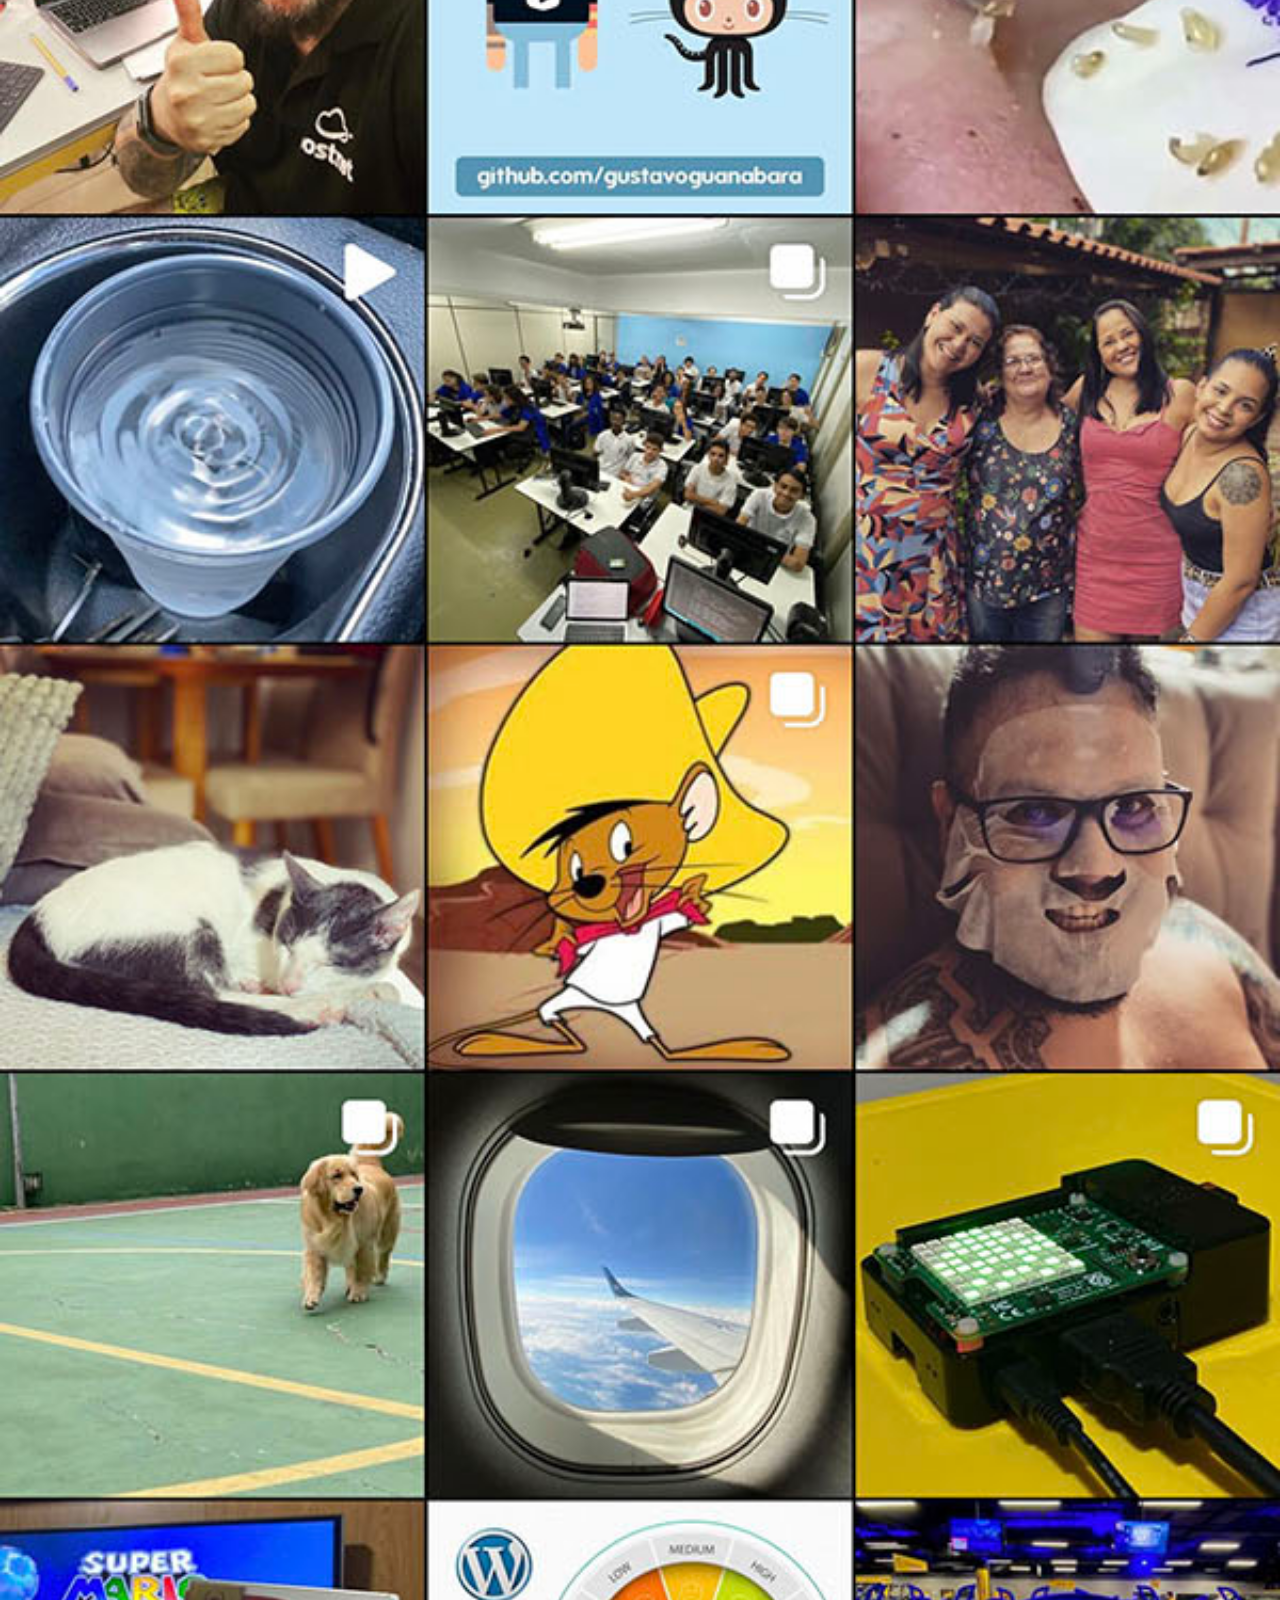
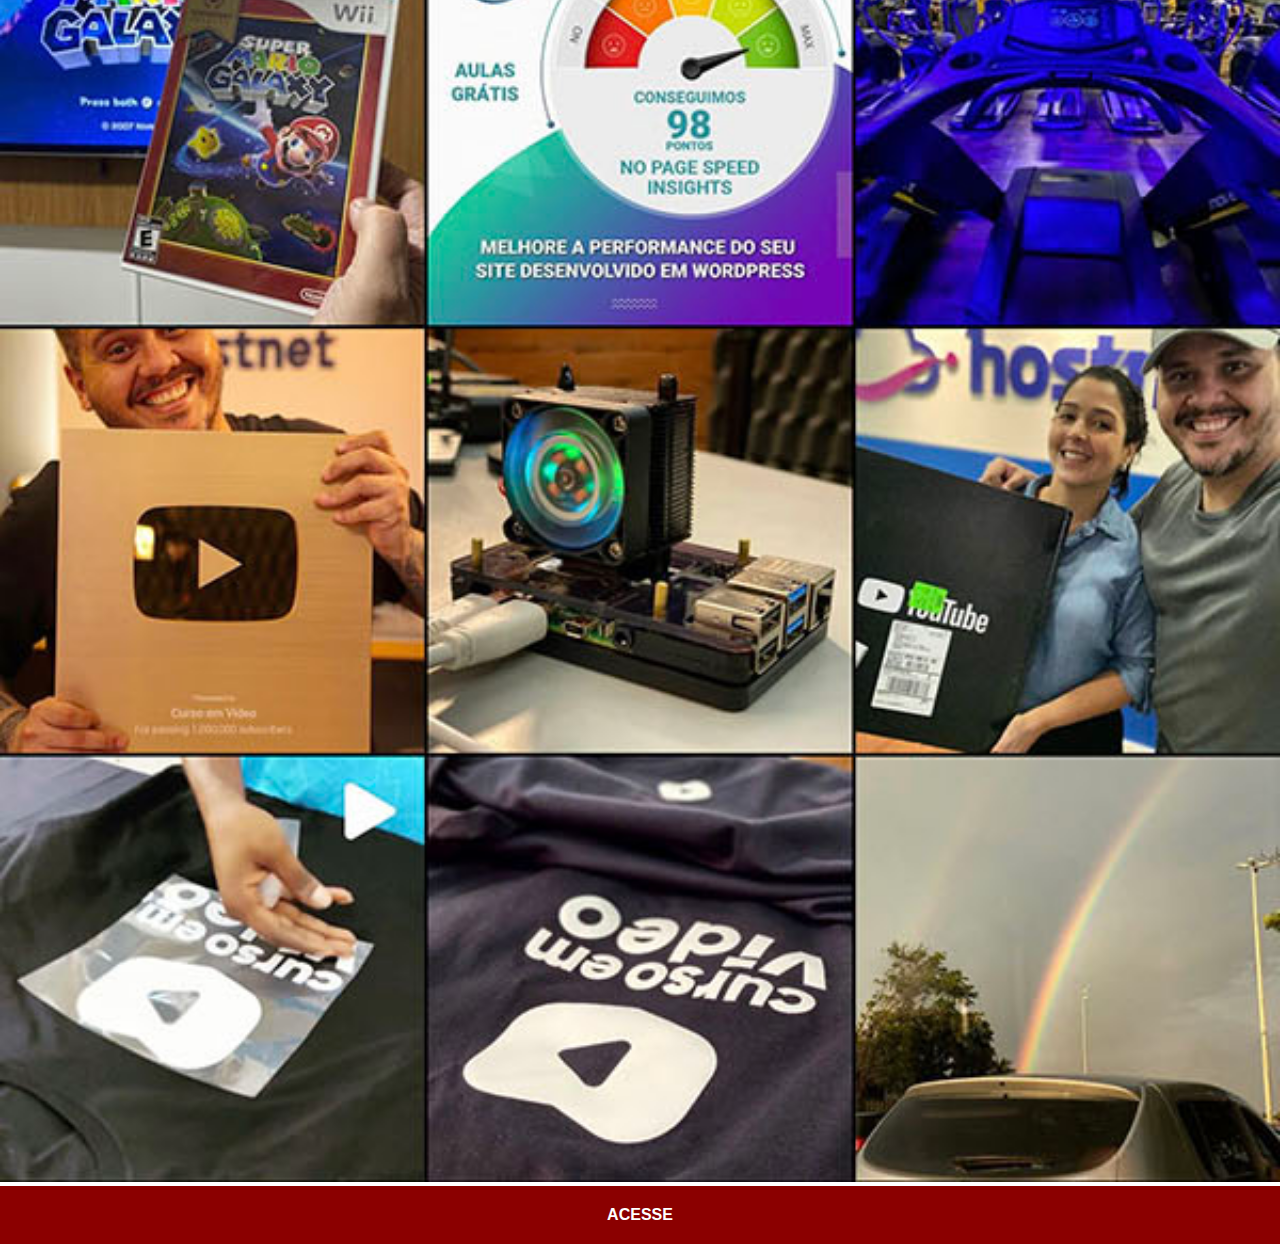
<file: instagram.html>
<!DOCTYPE html>
<html lang="pt-br">
<head>
    <meta charset="UTF-8">
    <meta name="viewport" content="width=device-width, initial-scale=1.0">
    <title>Instagram</title>
    <link rel="stylesheet" href="estilos/social.css">
</head>
<body>
    <img src="imagens/tela-instagram.jpg" alt="Instagram">
    <a href="https://www.instagram.com/gustavoguanabara/" target="_blank">ACESSE</a>
</body>
</html>
</file>
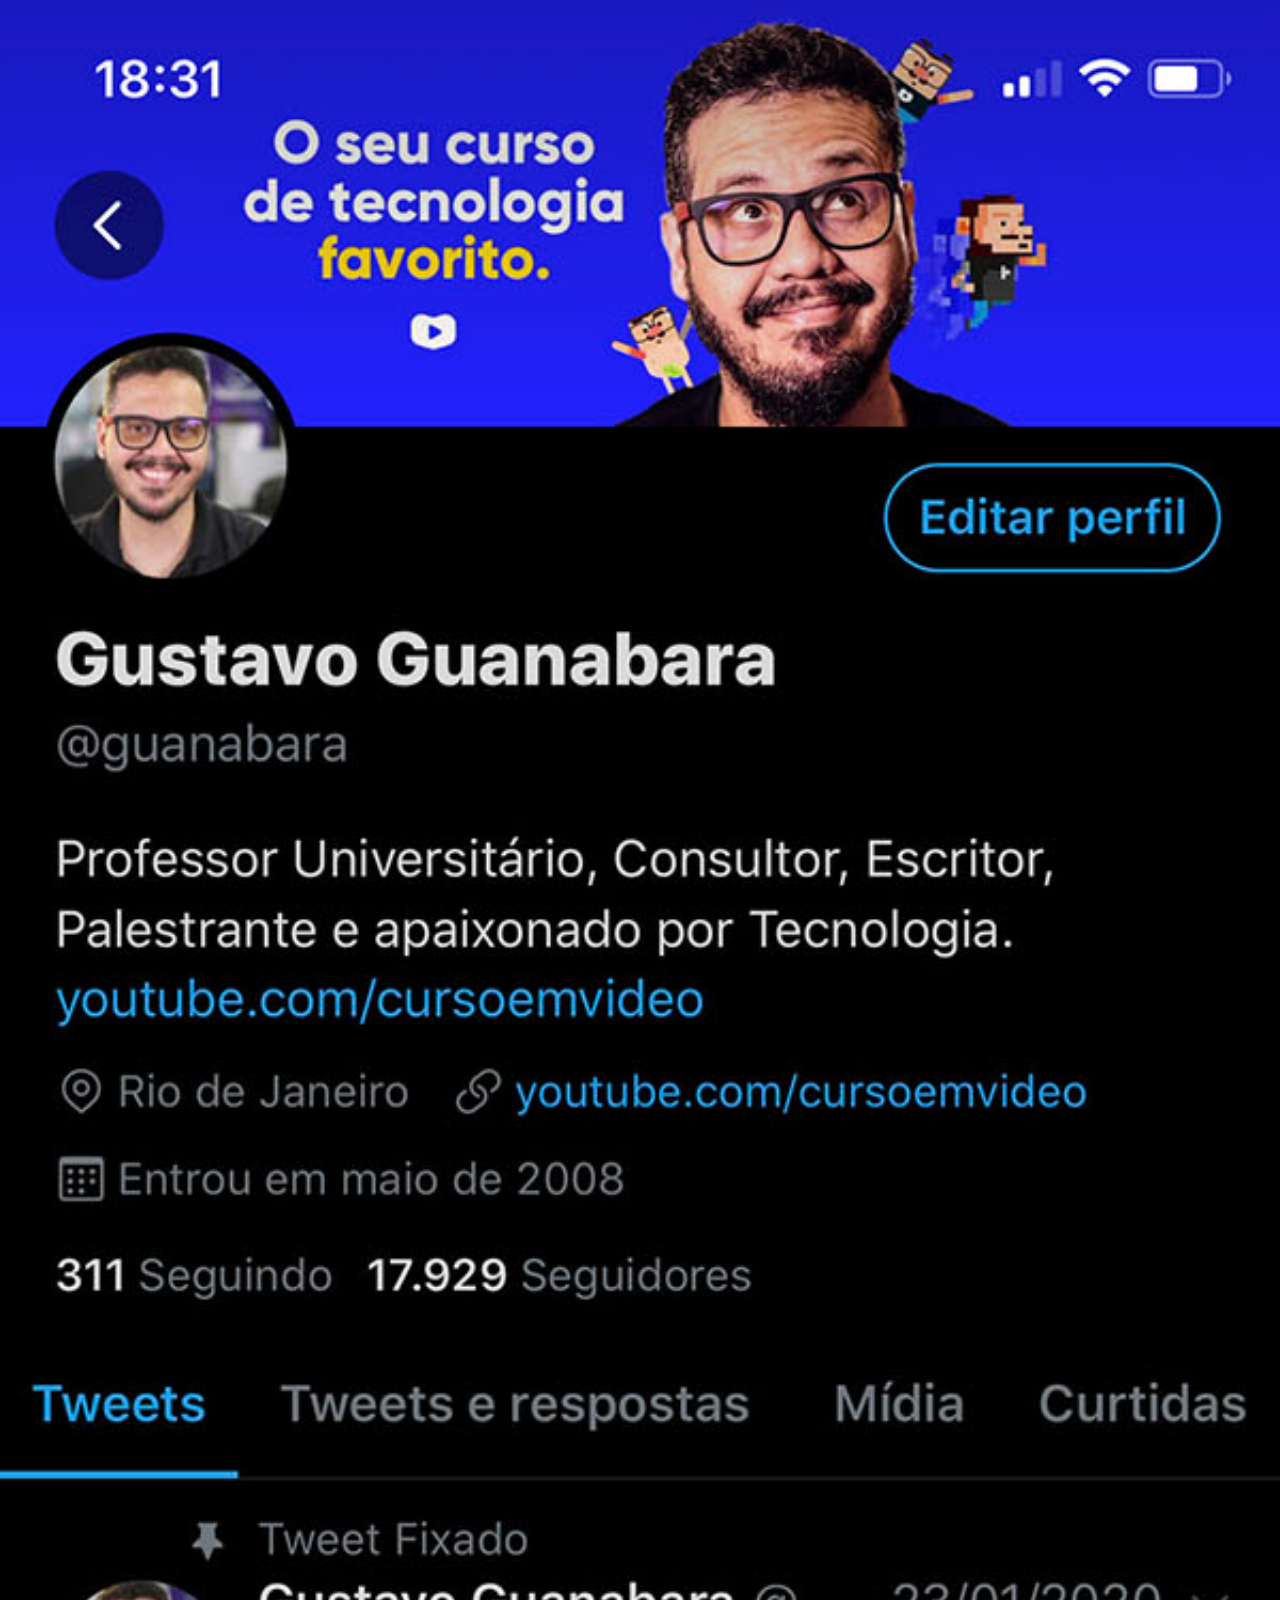
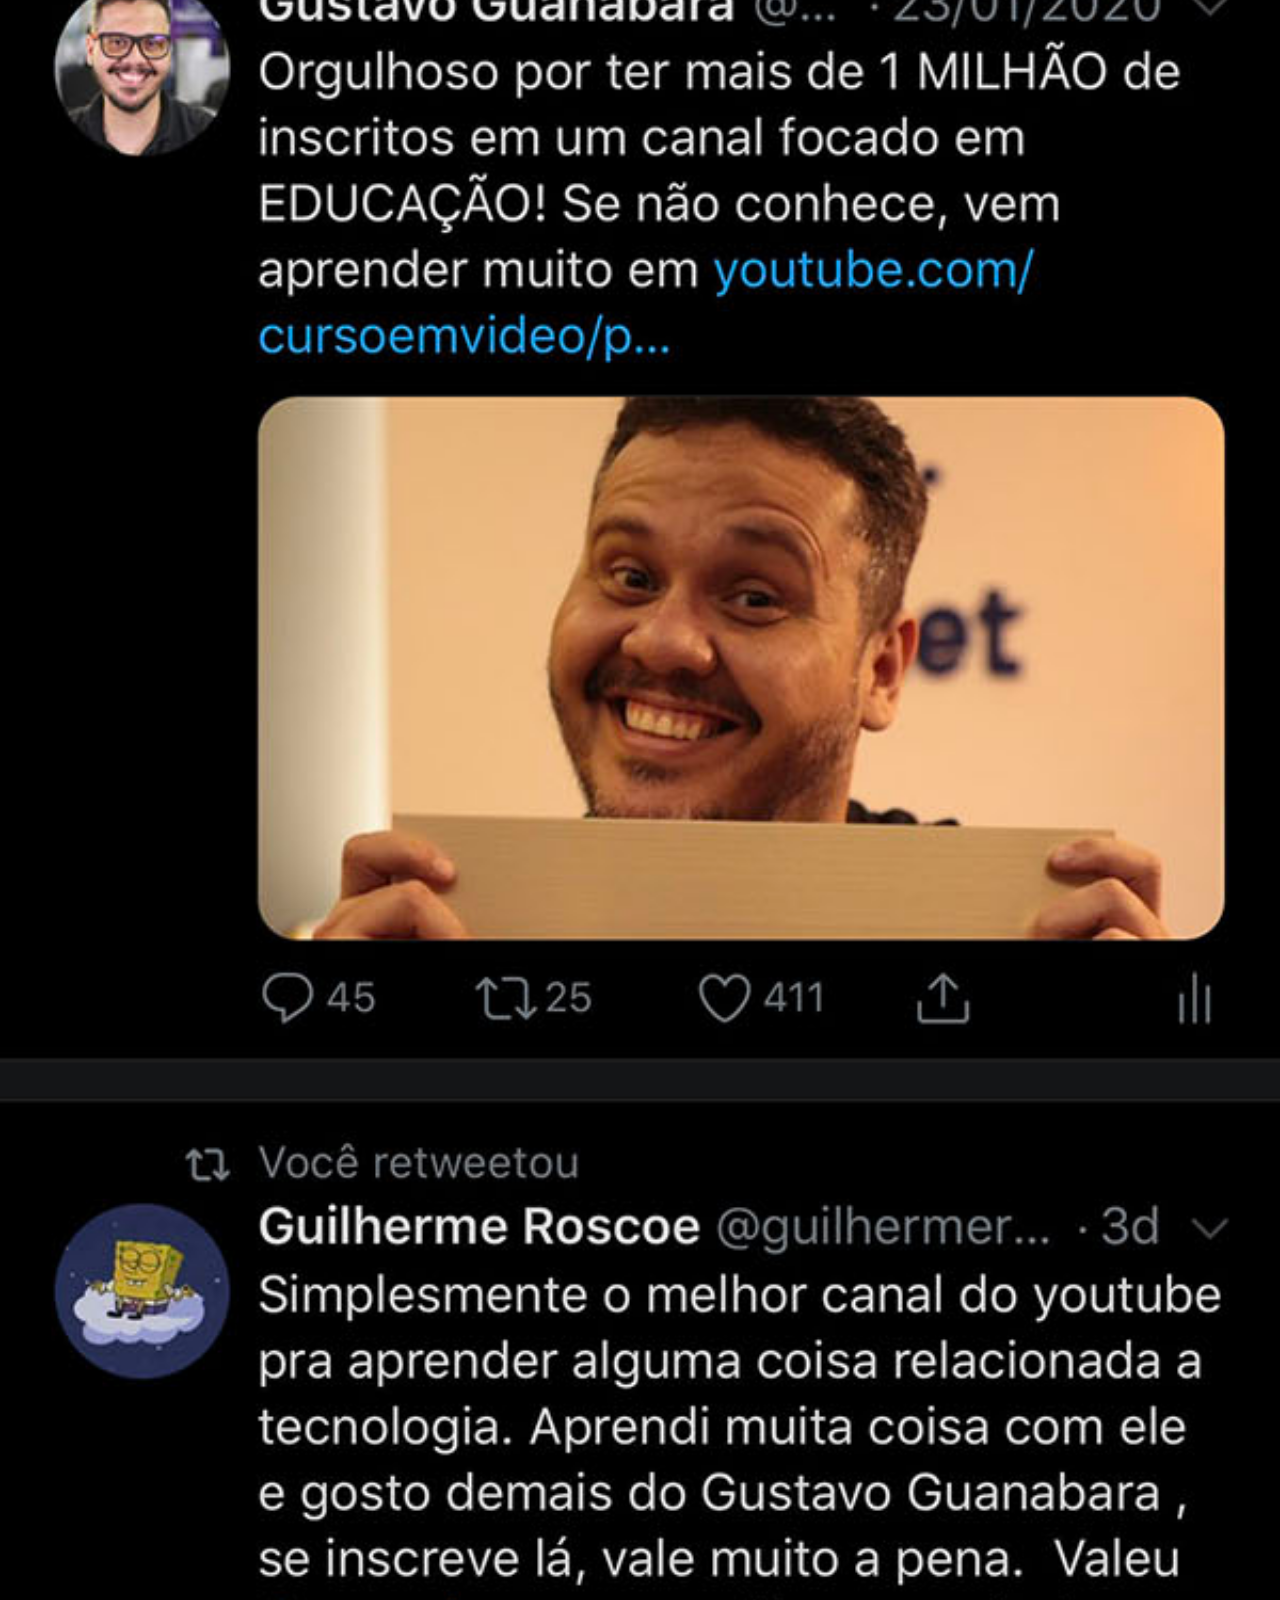
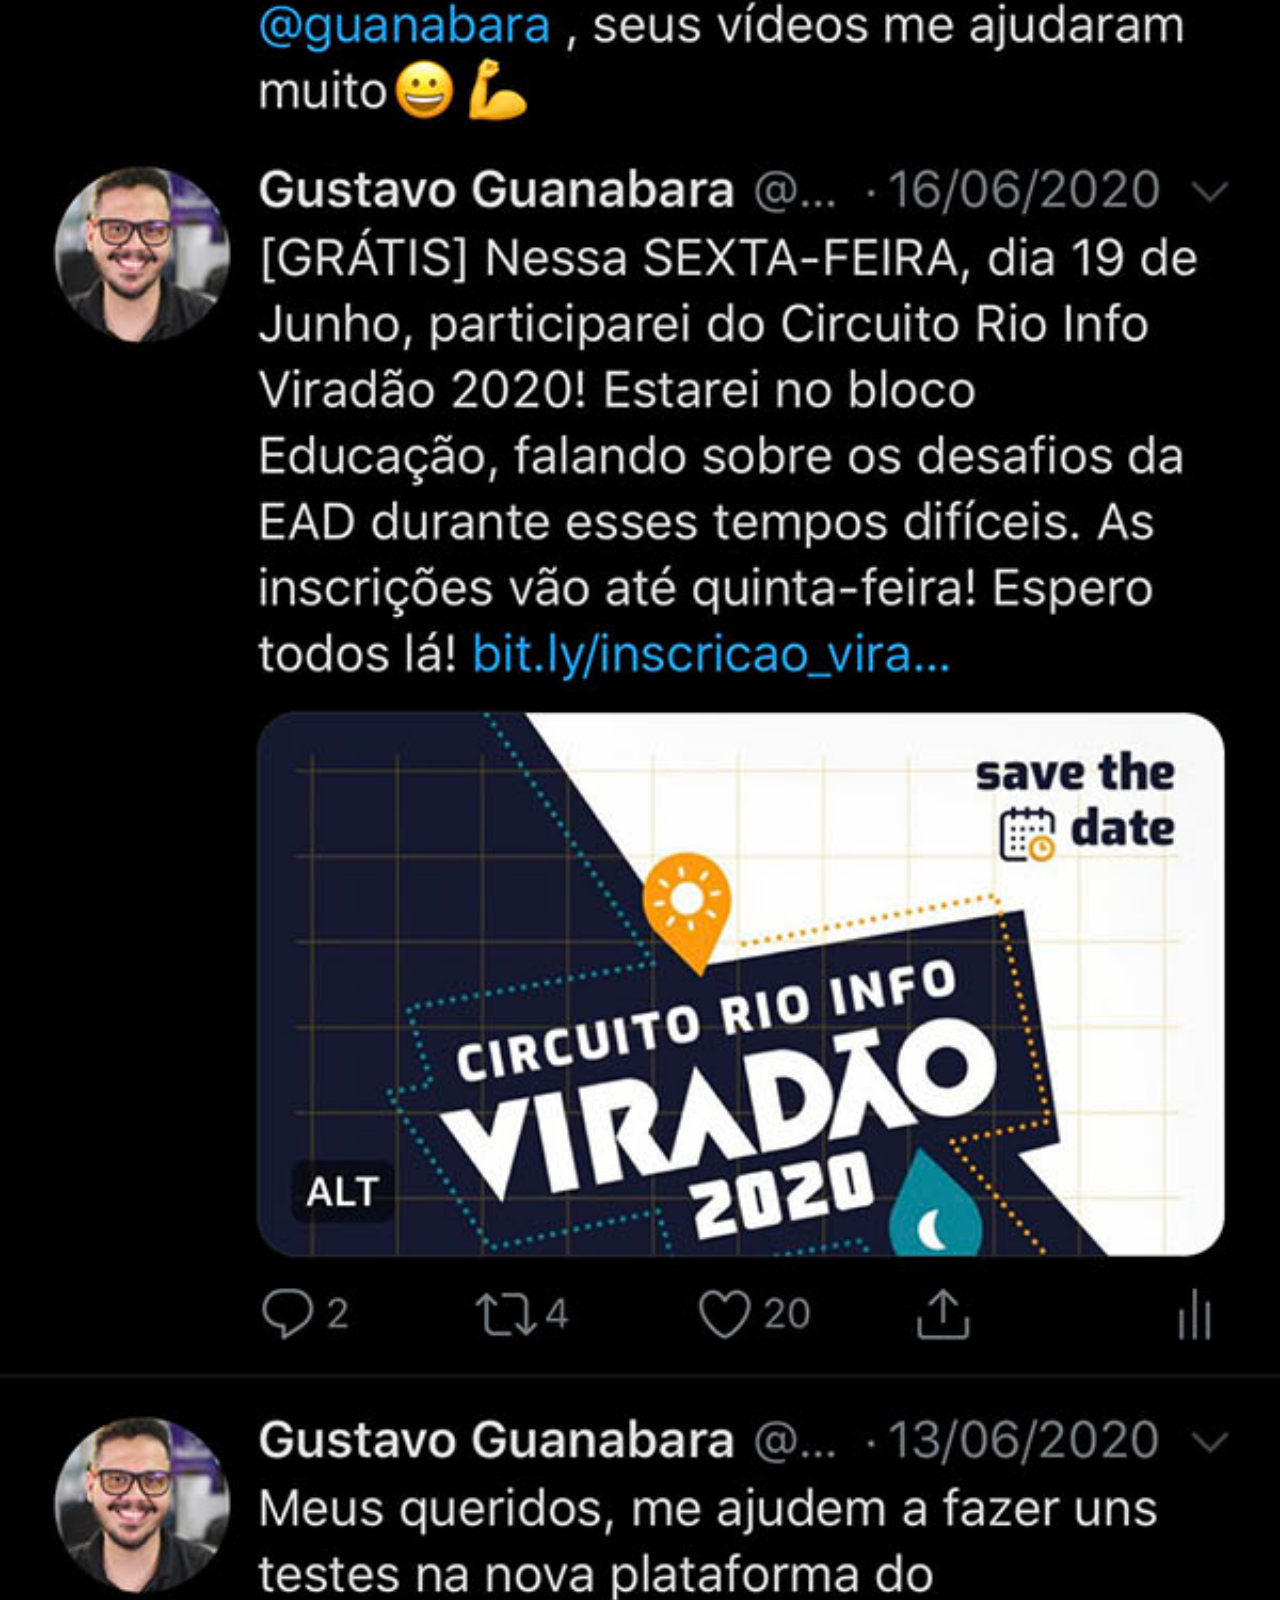
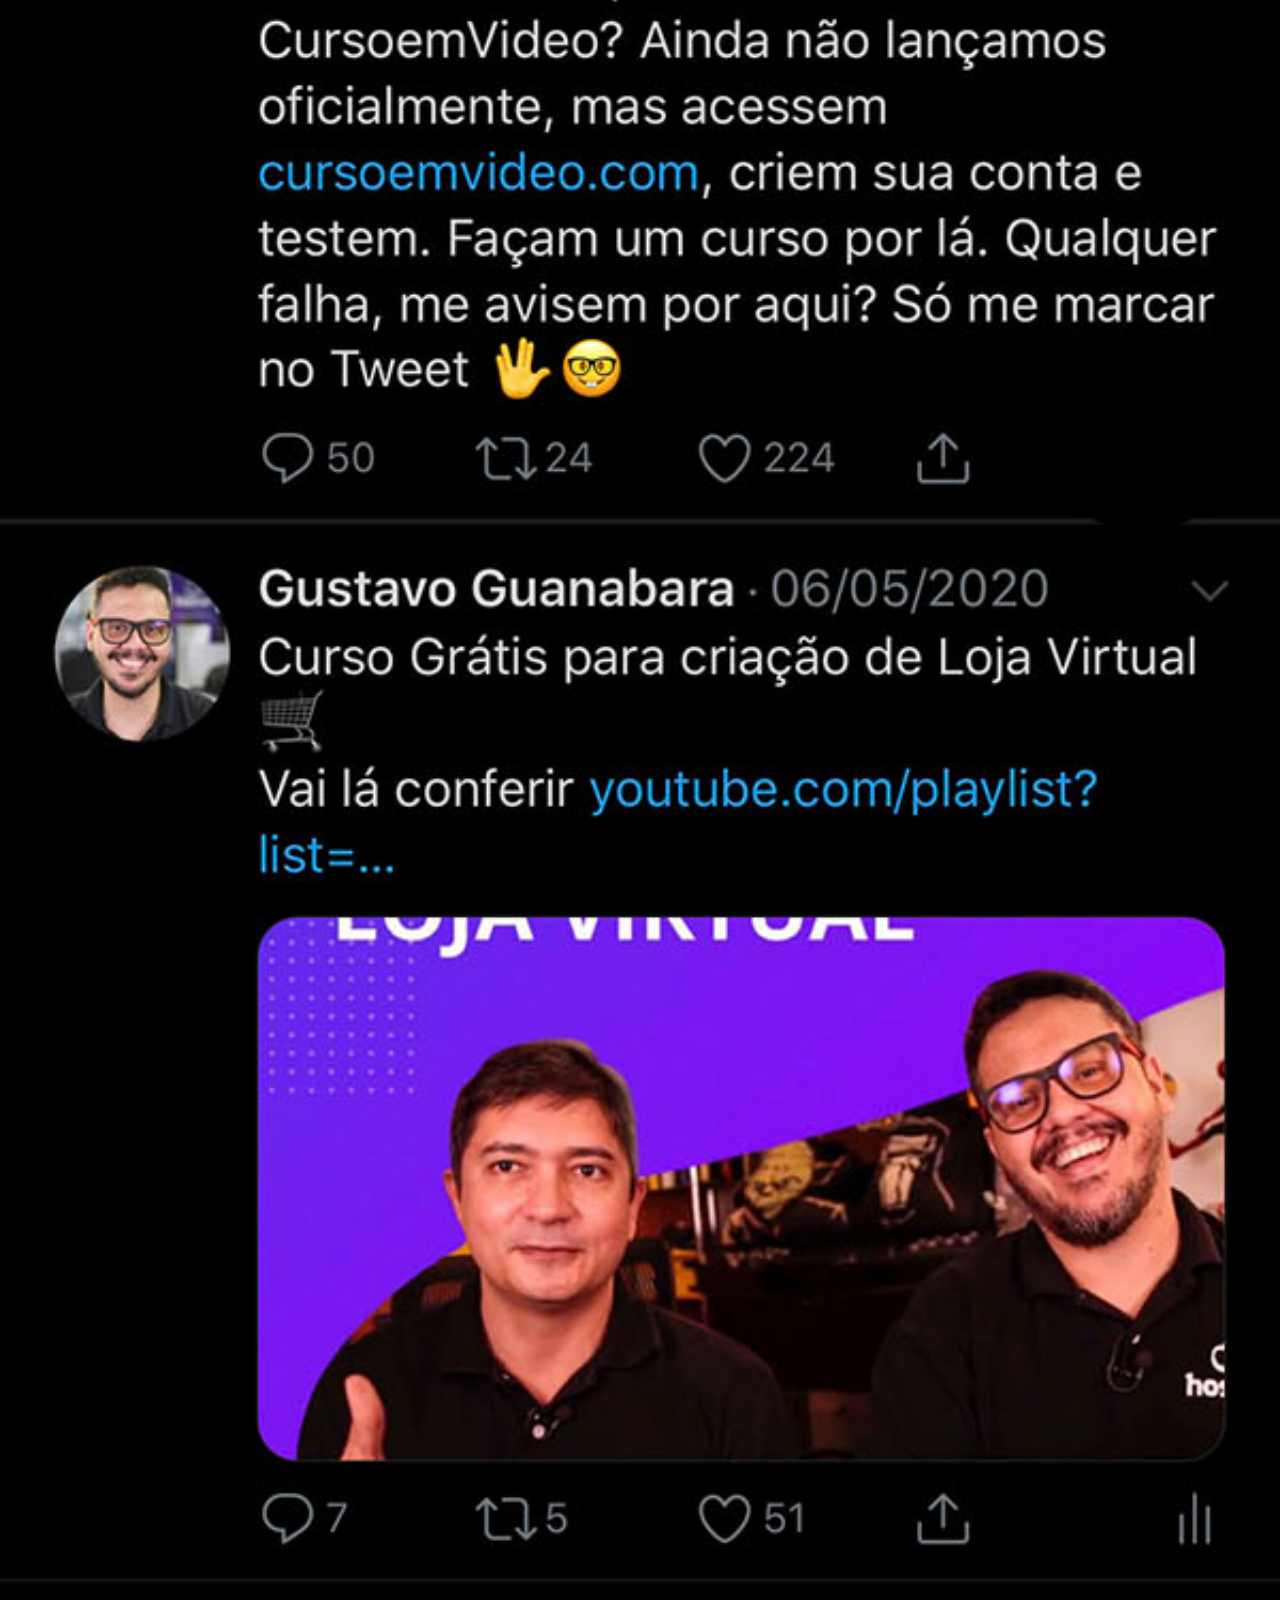
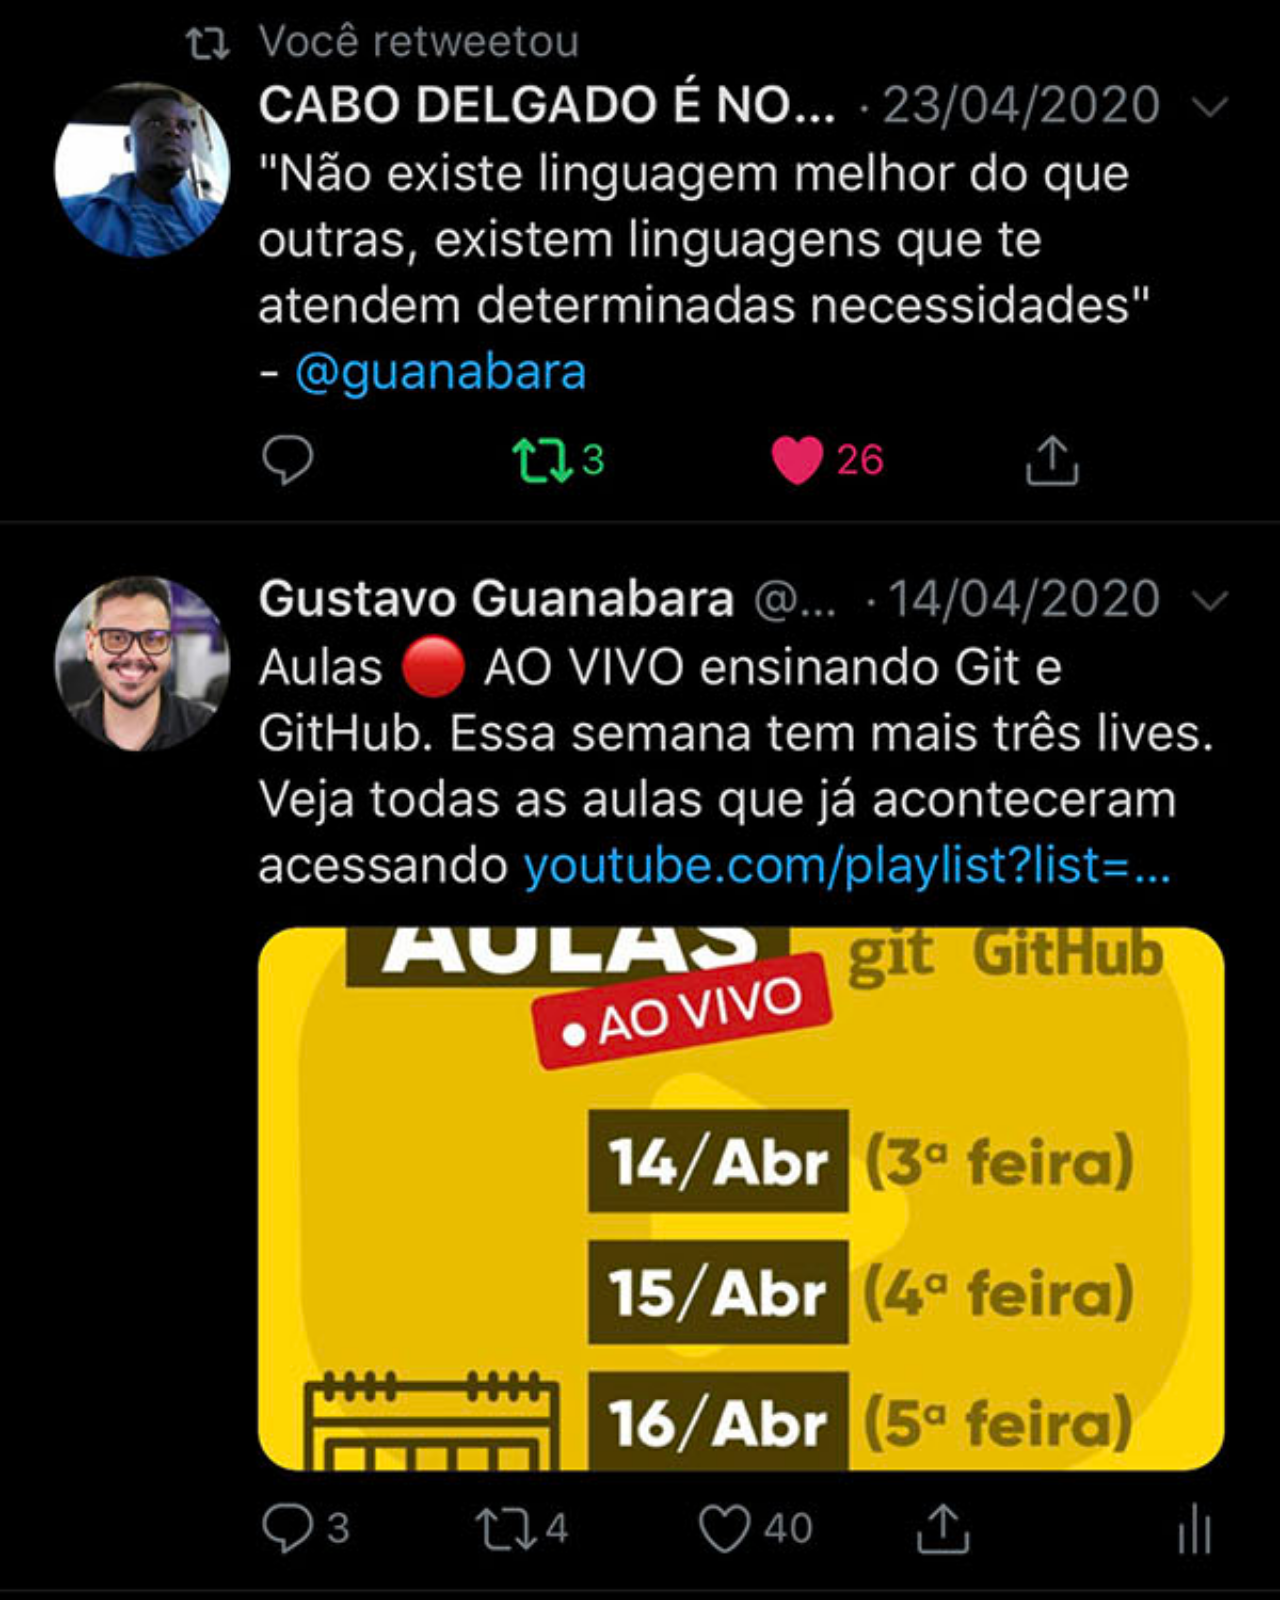
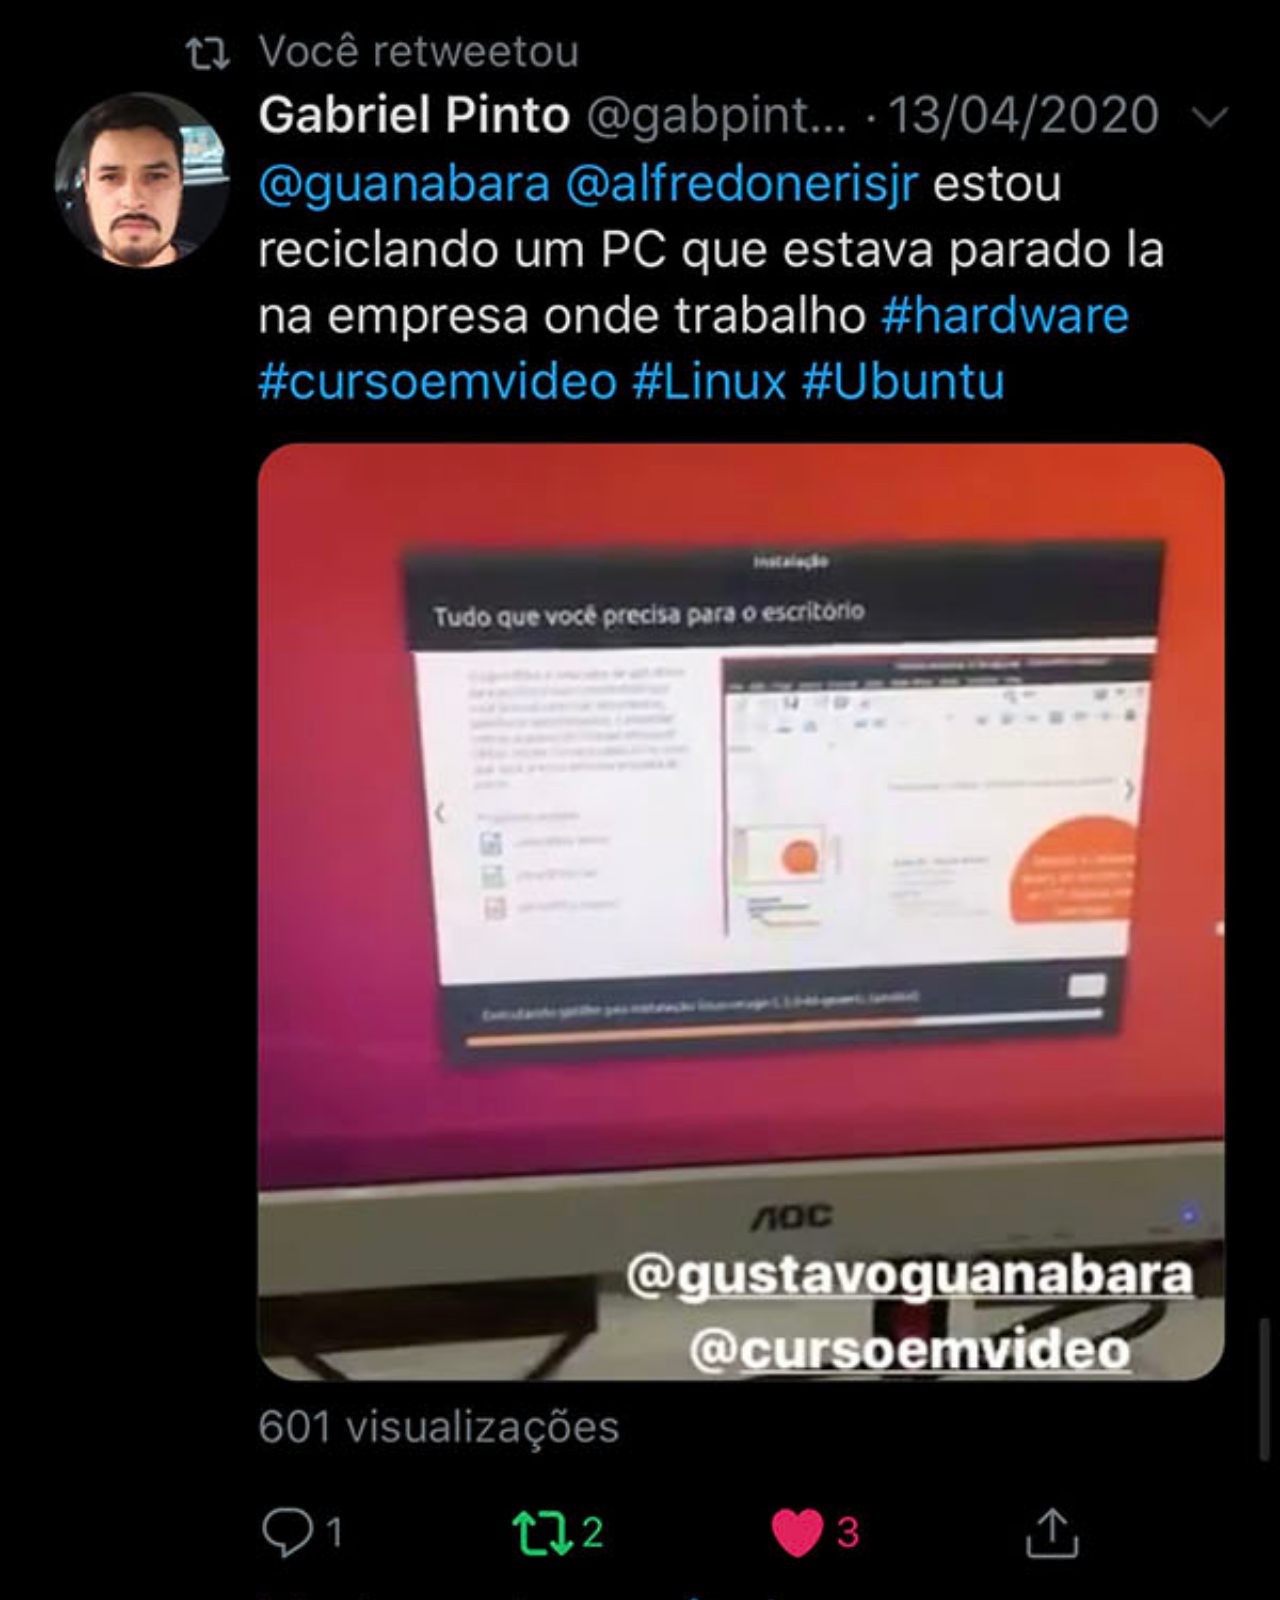
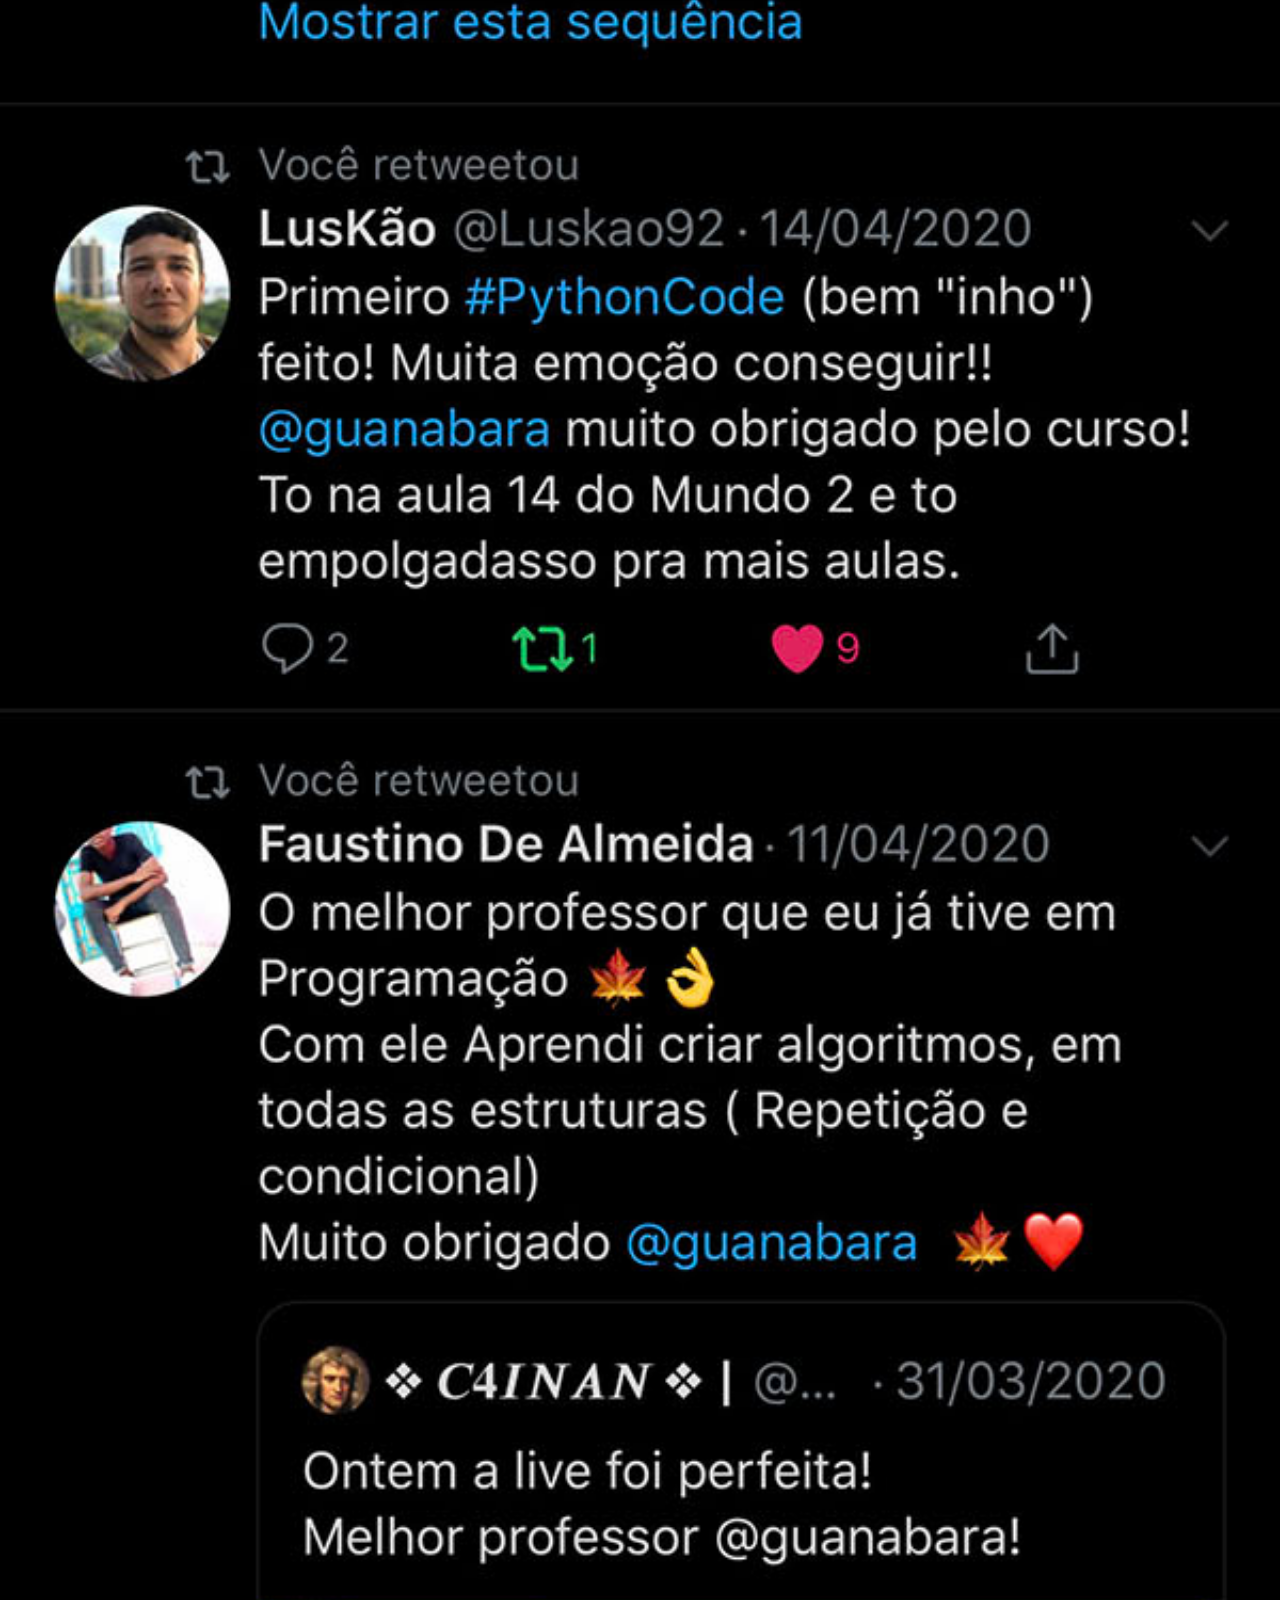
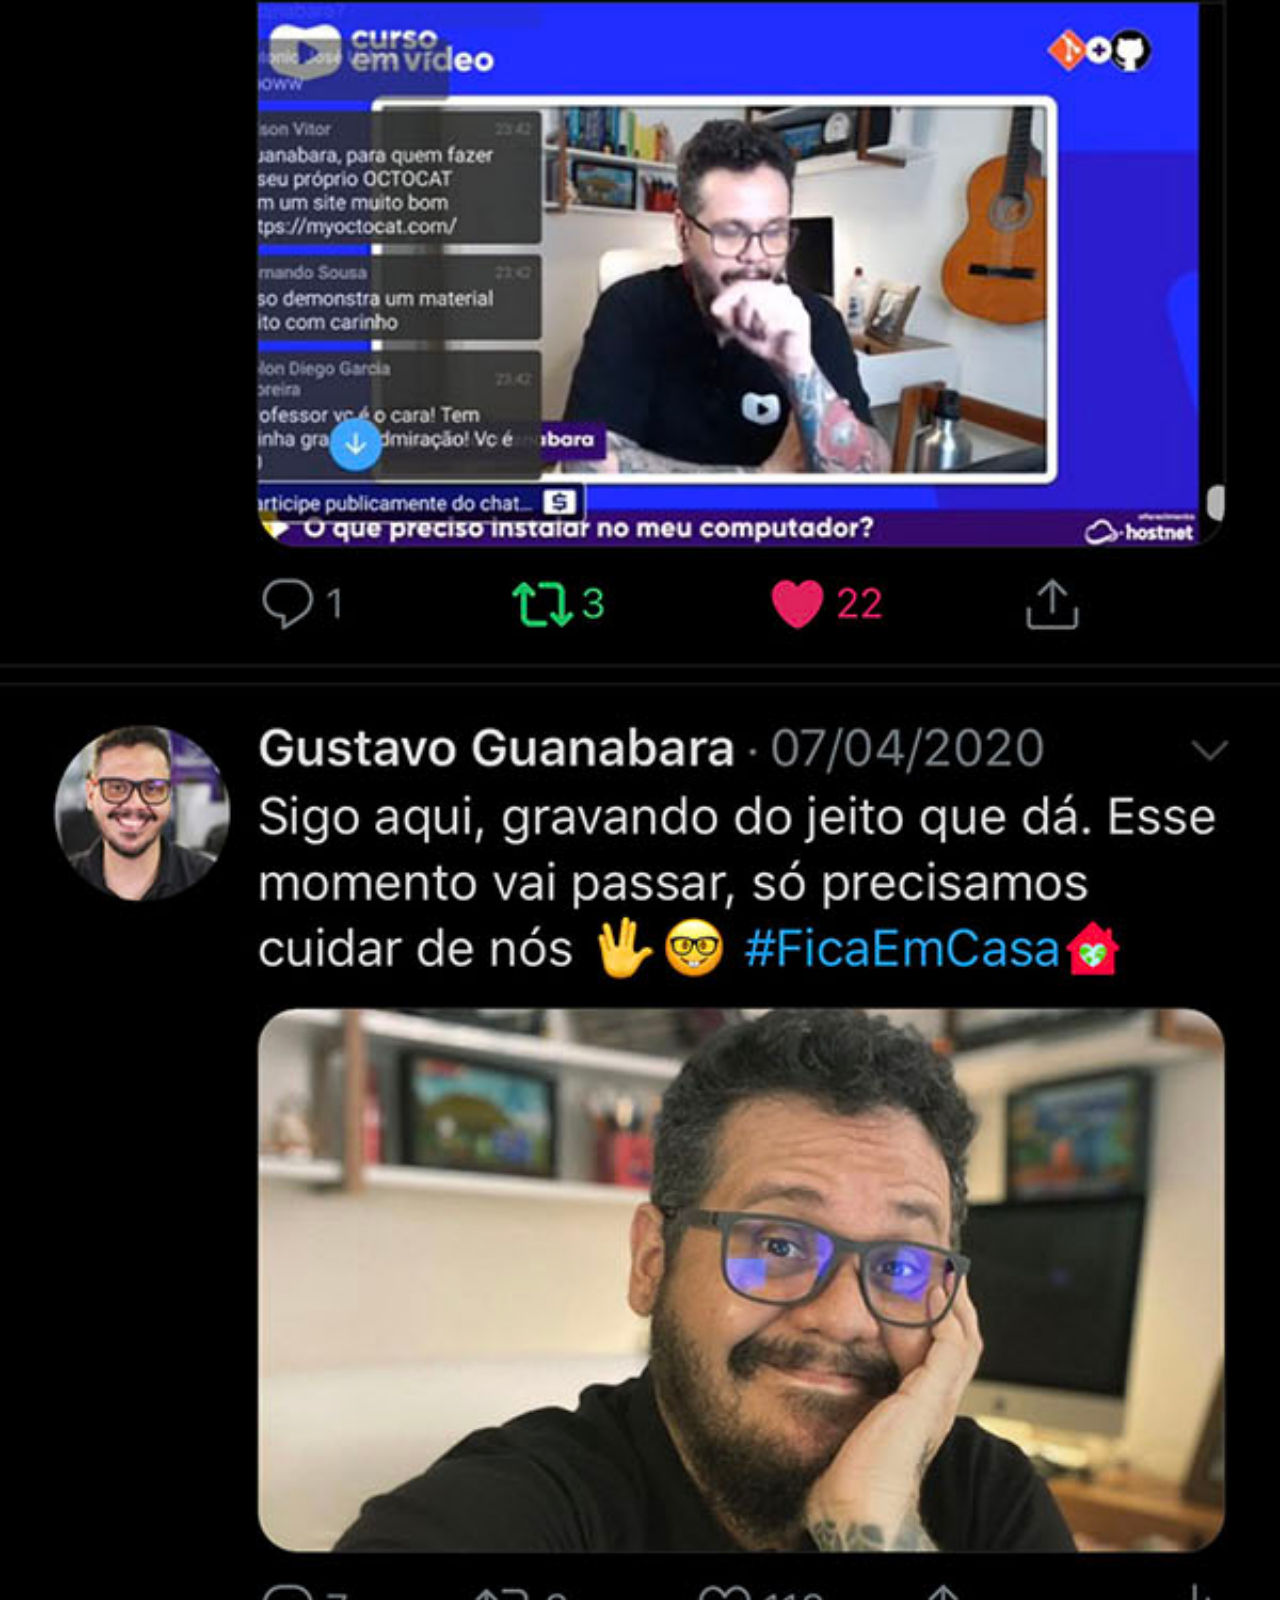
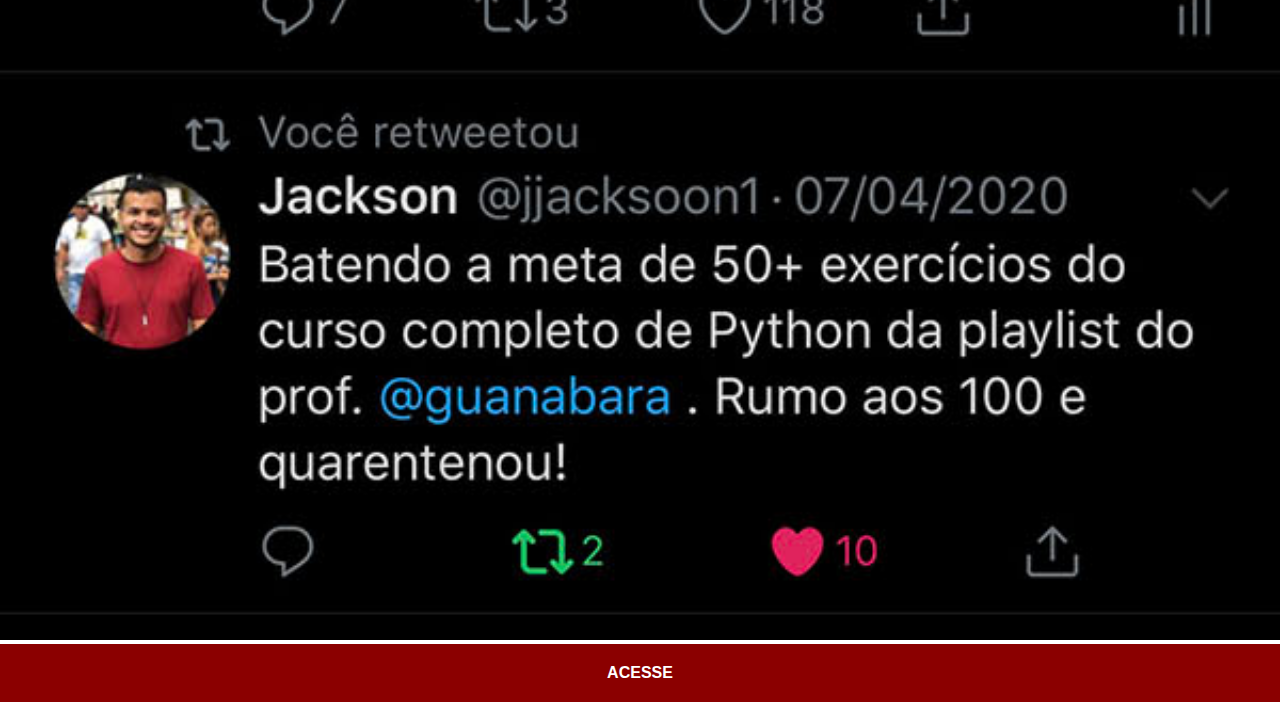
<file: twitter.html>
<!DOCTYPE html>
<html lang="pt-br">
<head>
    <meta charset="UTF-8">
    <meta name="viewport" content="width=device-width, initial-scale=1.0">
    <link rel="stylesheet" href="estilos/social.css">
    <title>Twitter</title>
</head>
<body>
    <img src="imagens/tela-twitter.jpg" alt="Twitter">
    <a href="https://x.com/guanabara" target="_blank">ACESSE</a>
</body>
</html>
</file>
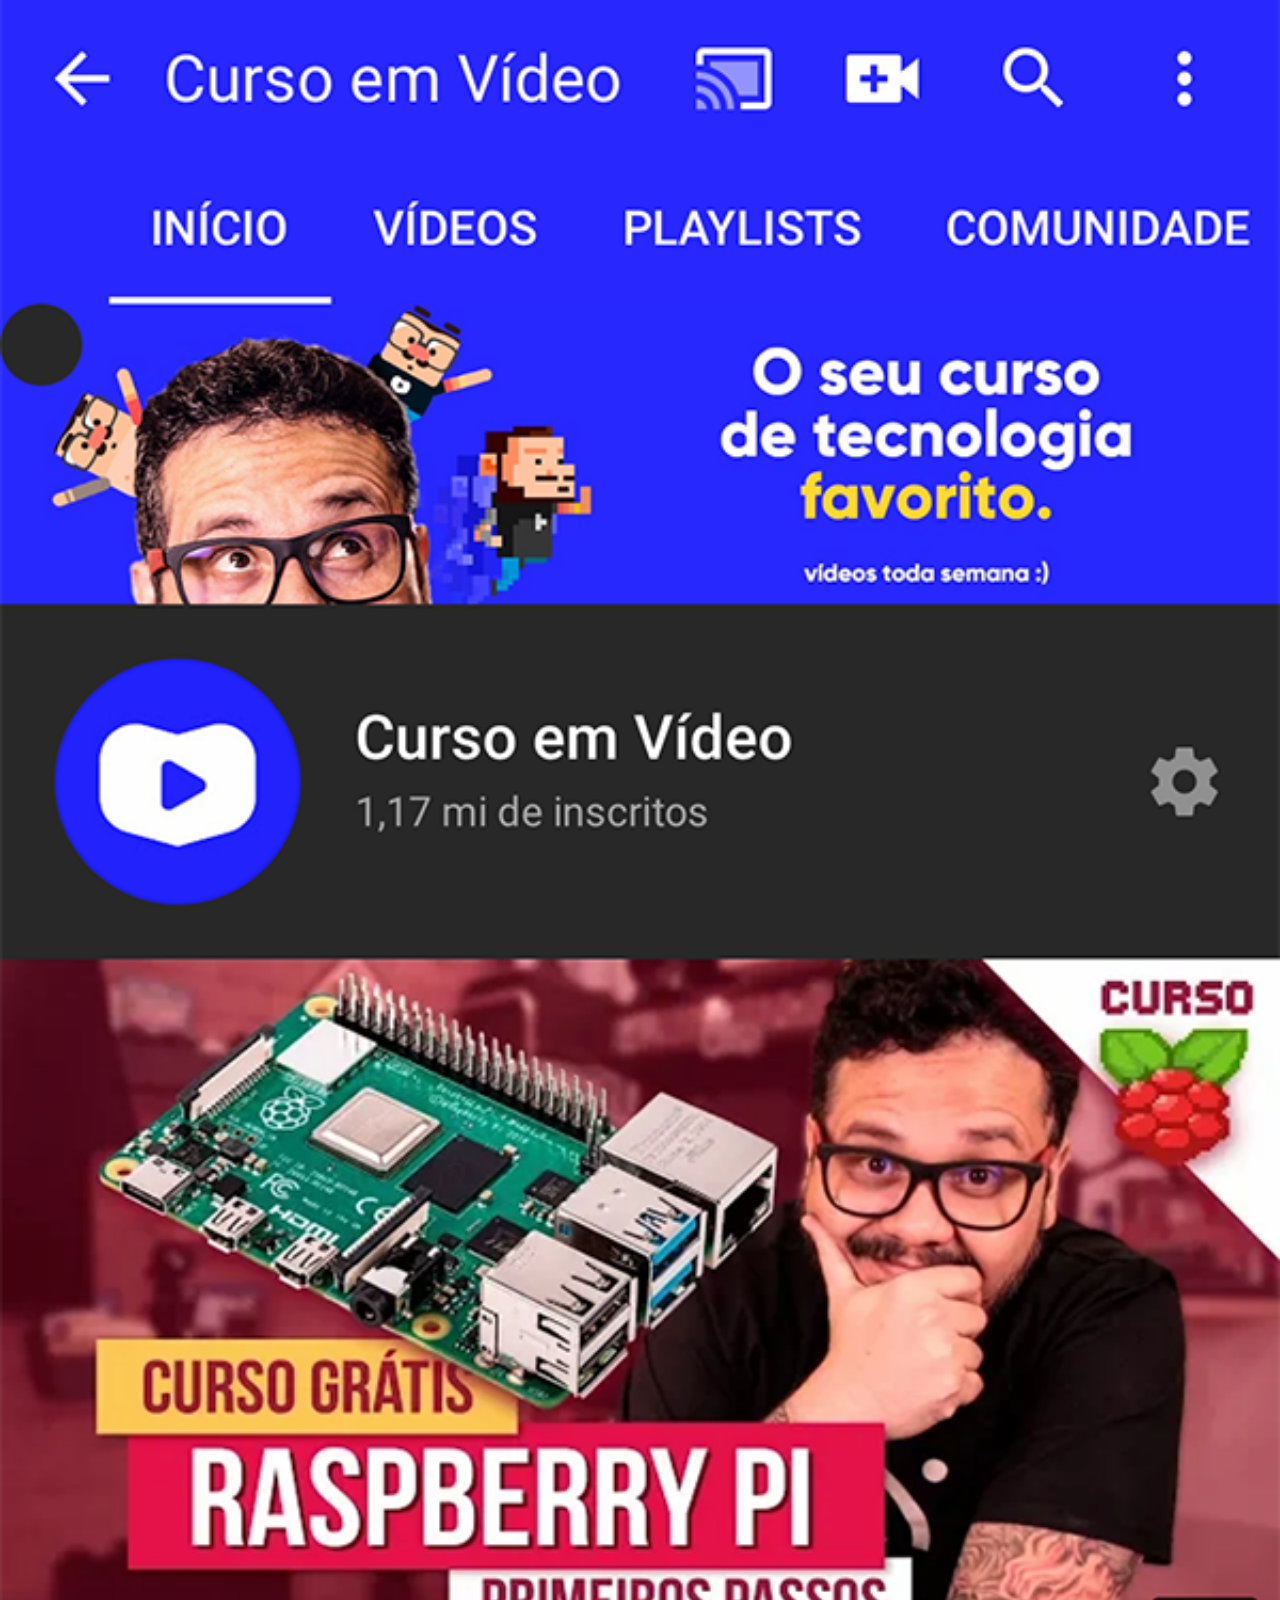
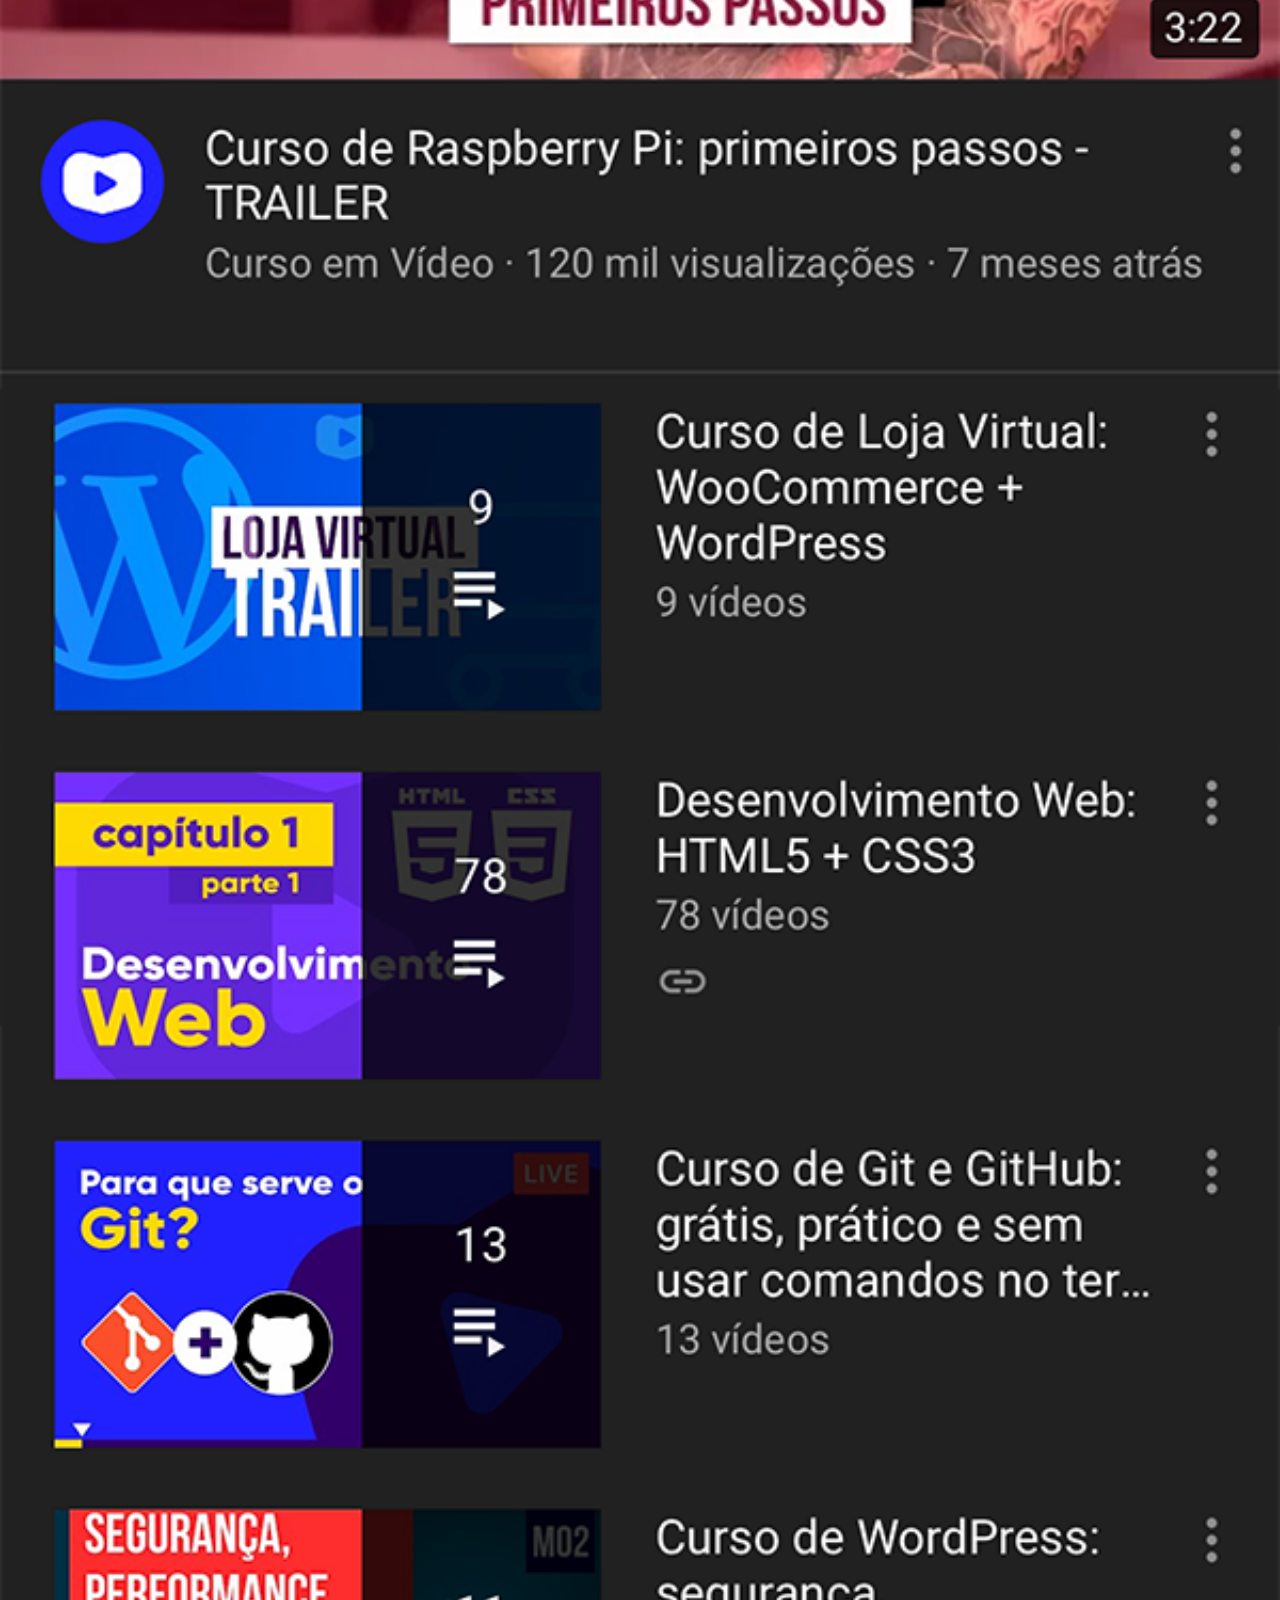
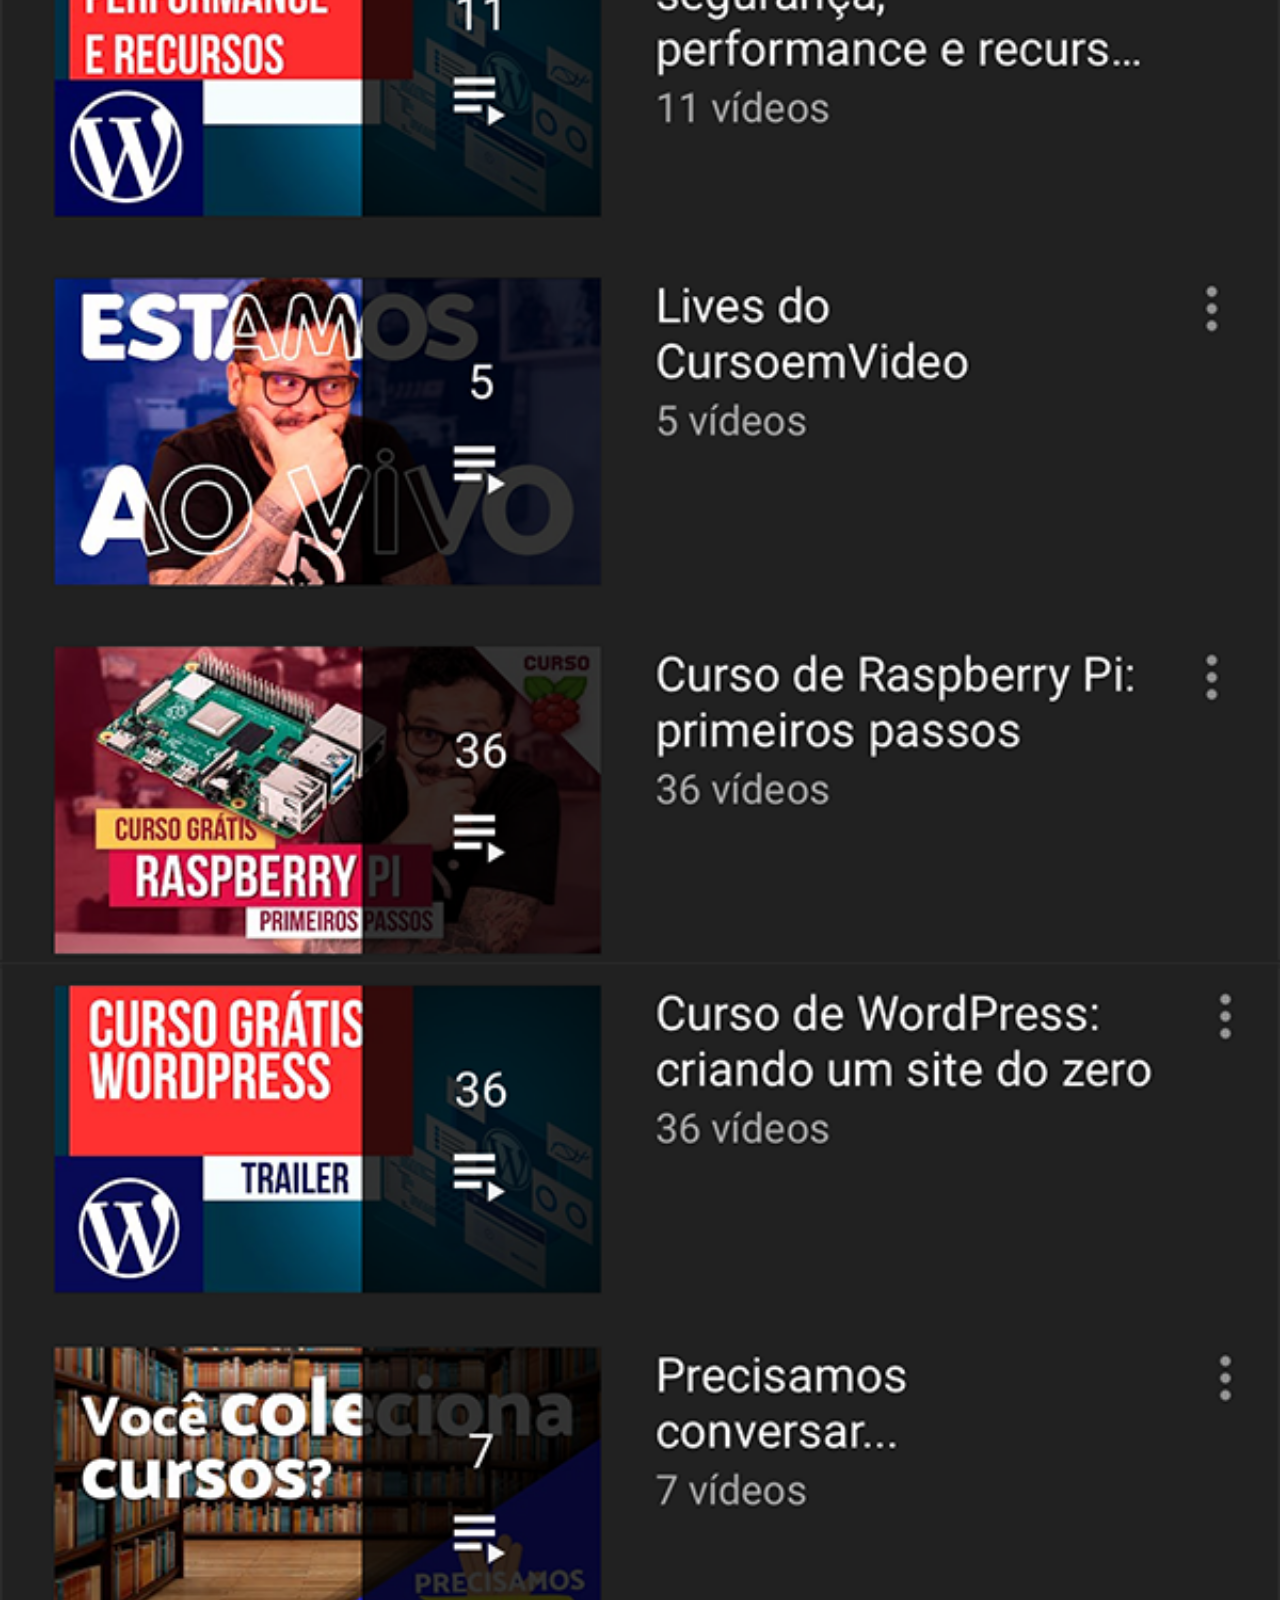
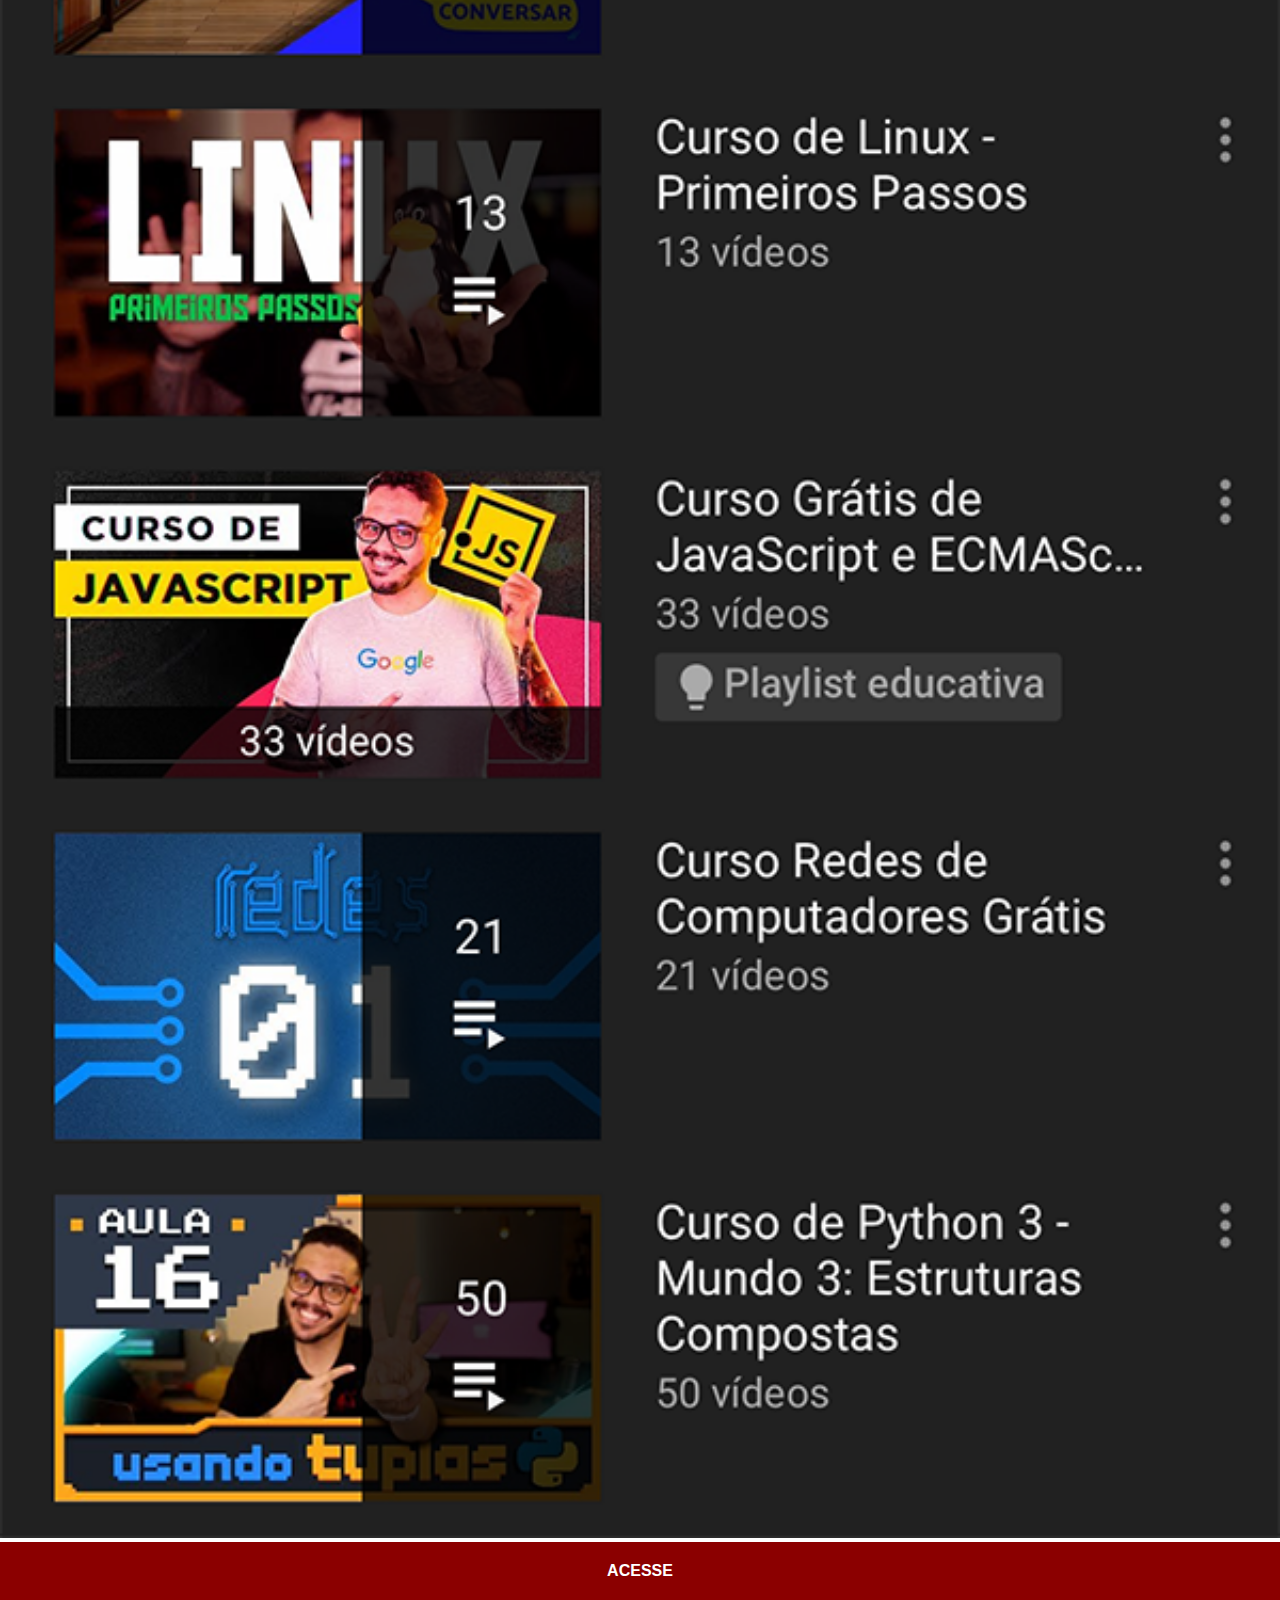
<file: youtube.html>
<!DOCTYPE html>
<html lang="pt-br">
<head>
    <meta charset="UTF-8">
    <meta name="viewport" content="width=device-width, initial-scale=1.0">
    <link rel="stylesheet" href="estilos/social.css">
    <title>YouTube</title>
</head>
<body>
    <img src="imagens/tela-youtube.png" alt="YouTube">
    <a href="https://www.youtube.com/c/CursoemV%C3%ADdeo/playlists" target="_blank">ACESSE</a>
</body>
</html>
</file>
<file: estilos/social.css>
@charset "UTF-8";

* {
            margin: 0px;
            padding: 0px;
            font-family: Arial, Helvetica, sans-serif;
        }

        ::-webkit-scrollbar {
            width: 0px;
            height: 0px;
        }
        
        img {
            width: 100vw;
        }

        a {
            display: block;
            background-color: darkred;
            color: white;
            padding: 20px;
            text-align: center;
            font-weight: bolder;
            text-decoration: none;
        }

        a:hover {
            background-color: red;
        }
</file>
